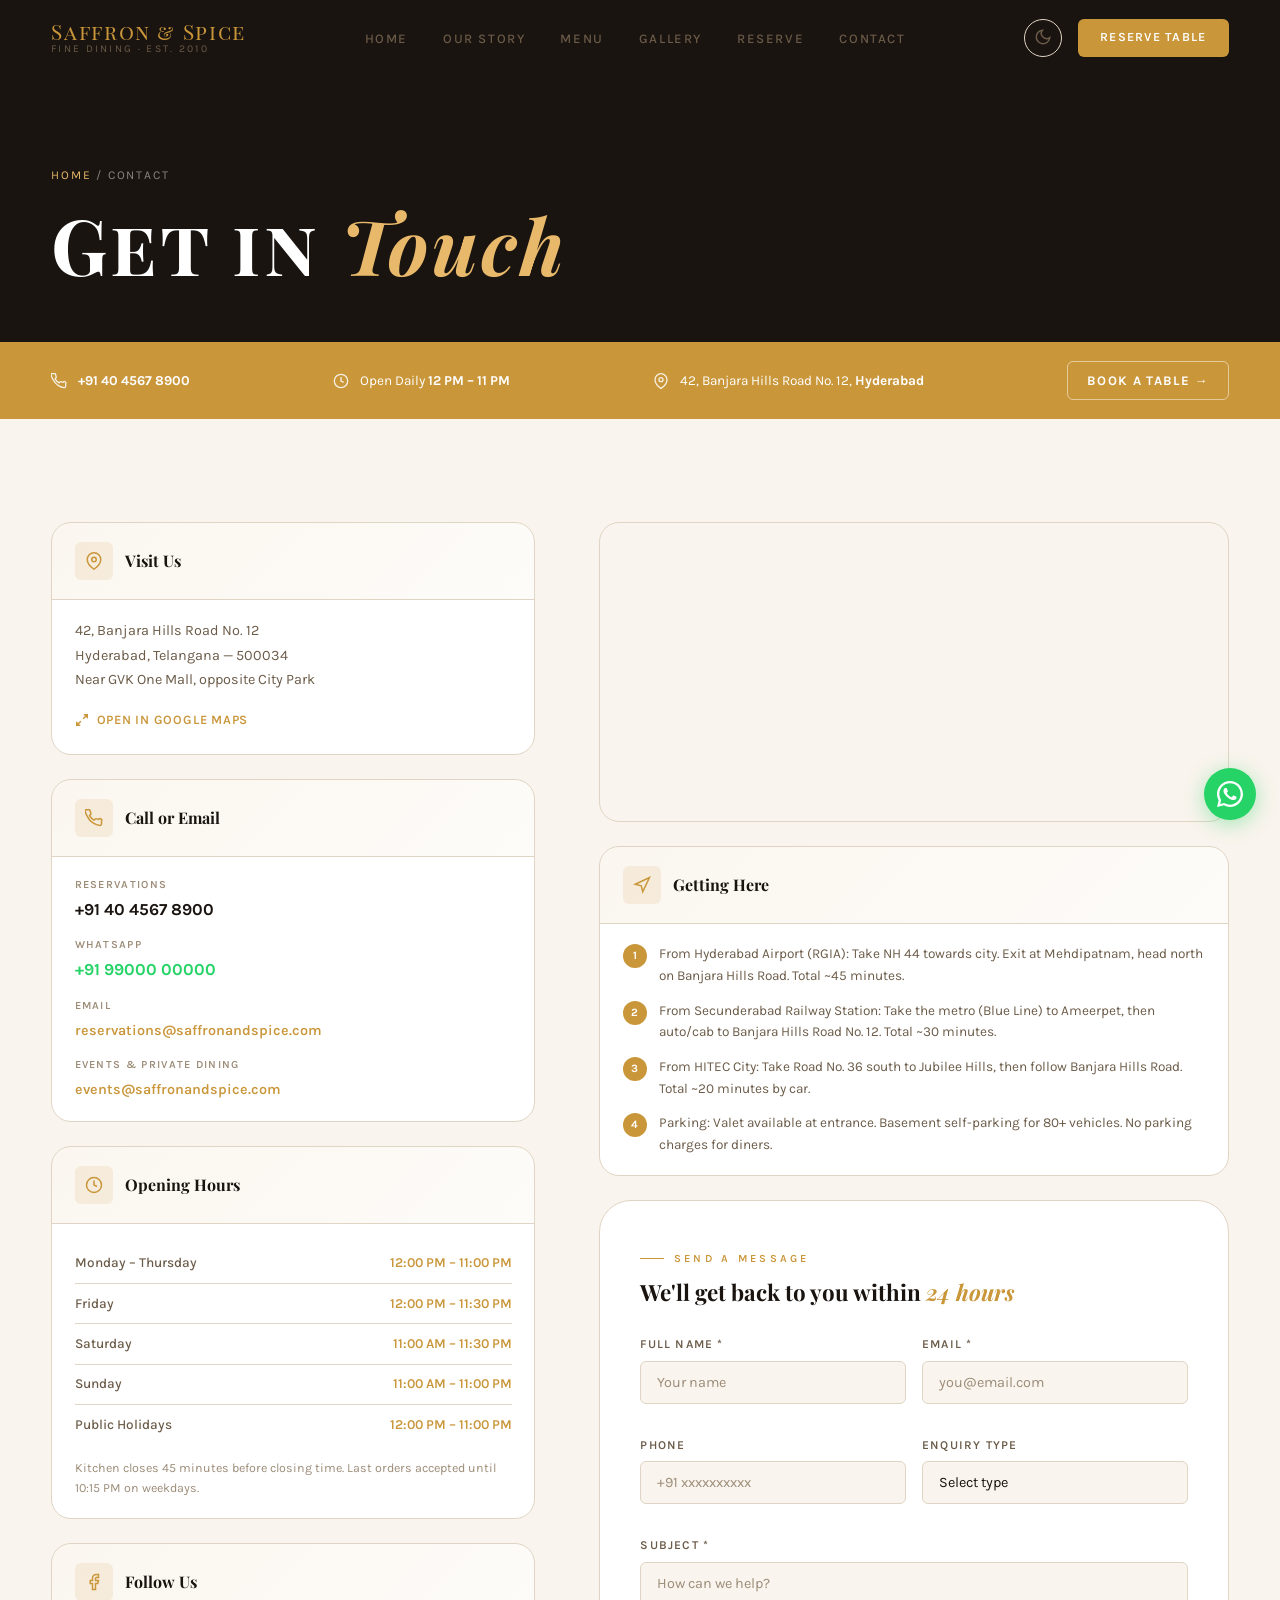
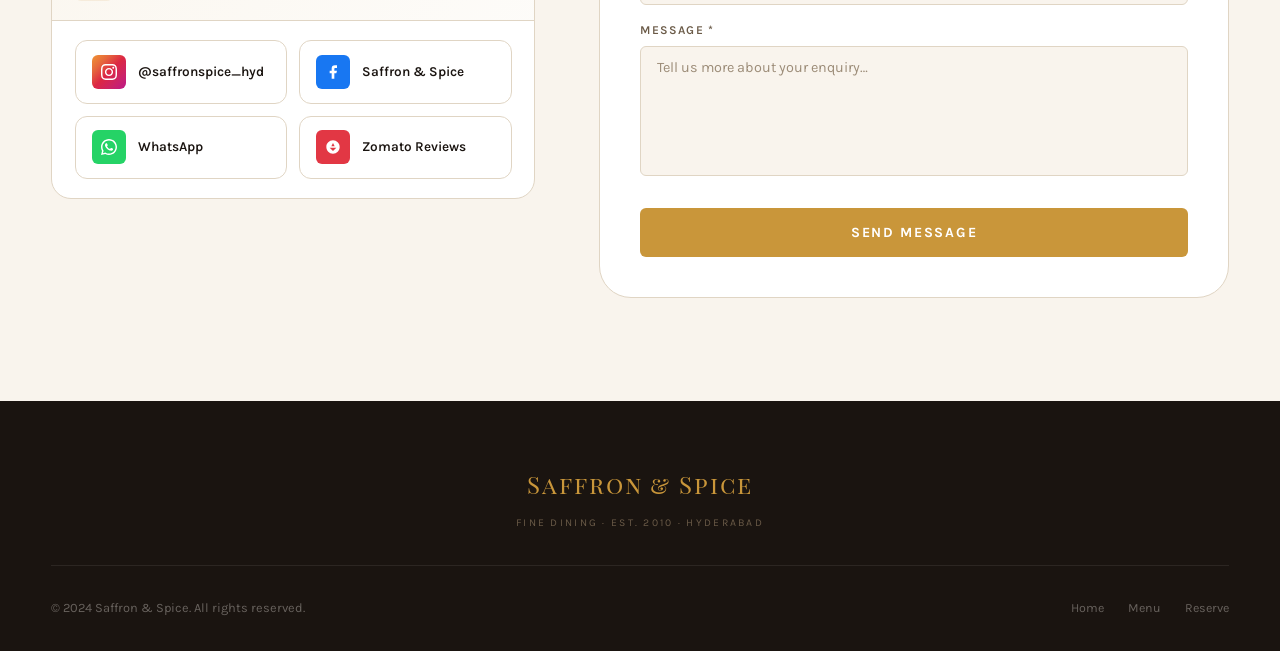
<file: saffron-and-spice/pages/contact.html>
<!DOCTYPE html>
<html lang="en">
<head>
  <meta charset="UTF-8"/>
  <meta name="viewport" content="width=device-width, initial-scale=1.0"/>
  <meta name="description" content="Contact Saffron & Spice — 42, Banjara Hills Road No. 12, Hyderabad. Call +91 40 4567 8900 or email reservations@saffronandspice.com. Open daily 12–11 PM."/>
  <meta name="keywords" content="Saffron and Spice contact, restaurant address Hyderabad, Banjara Hills restaurant, restaurant phone number"/>
  <meta property="og:title" content="Contact Us — Saffron & Spice Fine Dining"/>
  <meta property="og:description" content="Get in touch, find directions, or send us a message. We're open every day."/>
  <title>Contact — Saffron & Spice | Fine Dining Hyderabad</title>
  <link rel="icon" href="data:image/svg+xml,<svg xmlns='http://www.w3.org/2000/svg' viewBox='0 0 100 100'><text y='.9em' font-size='90'>🍽️</text></svg>"/>
  <link rel="canonical" href="https://saffronandspice.com/pages/contact.html"/>
  <link rel="manifest" href="../manifest.json"/>
  <meta name="mobile-web-app-capable" content="yes"/>
  <meta name="apple-mobile-web-app-capable" content="yes"/>
  <meta name="apple-mobile-web-app-title" content="Saffron &amp; Spice"/>
  <link rel="stylesheet" href="../css/style.css"/>
  <style>
    .page-hero{min-height:38vh;display:flex;align-items:flex-end;padding:0 clamp(1.5rem,4vw,4rem) 3.5rem;position:relative;overflow:hidden;background:var(--charcoal)}
    .page-hero-bg{position:absolute;inset:0;background:linear-gradient(to bottom,rgba(26,20,16,.25),rgba(26,20,16,.88)),url('https://images.unsplash.com/photo-1414235077428-338989a2e8c0?w=1600&q=70') center/cover}
    .page-hero-content{position:relative;z-index:1;max-width:1280px;width:100%;margin:0 auto}
    .page-breadcrumb{font-size:.75rem;letter-spacing:.15em;text-transform:uppercase;color:rgba(249,244,237,.5);margin-bottom:1rem}
    .page-breadcrumb a{color:var(--gold-light)}
    .page-title{font-family:var(--font-display);font-size:clamp(2.4rem,6vw,5rem);color:var(--white);letter-spacing:.04em;line-height:1.1}
    .page-title em{font-family:var(--font-serif);font-style:italic;color:var(--gold-light)}

    /* Quick info bar */
    .quick-bar{background:var(--gold);padding:1.2rem clamp(1.5rem,4vw,4rem)}
    .quick-bar-inner{max-width:1280px;margin:0 auto;display:flex;flex-wrap:wrap;gap:2rem;align-items:center;justify-content:space-between}
    .quick-item{display:flex;align-items:center;gap:.7rem;color:white;font-size:.85rem}
    .quick-item svg{opacity:.85;flex-shrink:0}
    .quick-item strong{font-weight:700}

    /* Contact grid */
    .contact-page-grid{display:grid;grid-template-columns:1fr 1.3fr;gap:4rem;align-items:start}

    /* Info cards */
    .contact-card{background:var(--white);border:1px solid var(--cream-3);border-radius:var(--radius-lg);overflow:hidden;margin-bottom:1.5rem;transition:var(--transition)}
    [data-theme="dark"] .contact-card{background:var(--charcoal-2);border-color:var(--charcoal-3)}
    .contact-card:hover{box-shadow:var(--shadow-card)}
    .contact-card-header{padding:1.2rem 1.4rem;background:linear-gradient(135deg,rgba(201,150,58,.08),rgba(201,150,58,.03));border-bottom:1px solid var(--cream-3);display:flex;align-items:center;gap:.75rem}
    [data-theme="dark"] .contact-card-header{border-color:var(--charcoal-3)}
    .contact-card-icon{width:38px;height:38px;background:rgba(201,150,58,.12);border-radius:var(--radius-sm);display:flex;align-items:center;justify-content:center;color:var(--gold);flex-shrink:0}
    .contact-card-title{font-family:var(--font-serif);font-size:1rem;font-weight:700}
    .contact-card-body{padding:1.2rem 1.4rem}

    /* Hours table */
    .hours-table{width:100%;border-collapse:collapse}
    .hours-table tr{border-bottom:1px solid var(--cream-3)}
    [data-theme="dark"] .hours-table tr{border-color:var(--charcoal-3)}
    .hours-table tr:last-child{border-bottom:none}
    .hours-table td{padding:.55rem 0;font-size:.85rem}
    .hours-table td:first-child{color:var(--text-muted);font-weight:500}
    .hours-table td:last-child{text-align:right;color:var(--text-main);font-weight:600}
    .hours-open{color:var(--gold)!important}

    /* Map */
    .contact-map-full{border-radius:var(--radius-lg);overflow:hidden;height:300px;border:1px solid var(--cream-3);margin-bottom:1.5rem}
    [data-theme="dark"] .contact-map-full{border-color:var(--charcoal-3)}
    .contact-map-full iframe{width:100%;height:100%;border:none}

    /* Social links */
    .social-grid{display:grid;grid-template-columns:1fr 1fr;gap:.75rem}
    .social-link{display:flex;align-items:center;gap:.75rem;padding:.85rem 1rem;border:1px solid var(--cream-3);border-radius:var(--radius-md);transition:var(--transition-fast);font-size:.85rem;font-weight:600}
    [data-theme="dark"] .social-link{border-color:var(--charcoal-3)}
    .social-link:hover{border-color:var(--gold);background:rgba(201,150,58,.06);color:var(--gold)}
    .social-icon{width:34px;height:34px;border-radius:var(--radius-sm);display:flex;align-items:center;justify-content:center;flex-shrink:0}

    /* Contact form */
    .contact-form-full{background:var(--white);border:1px solid var(--cream-3);border-radius:var(--radius-xl);padding:2.5rem}
    [data-theme="dark"] .contact-form-full{background:var(--charcoal-2);border-color:var(--charcoal-3)}
    .contact-form-full .form-input,.contact-form-full .form-select,.contact-form-full .form-textarea{background:var(--cream);border-color:var(--cream-3);color:var(--text-main)}
    [data-theme="dark"] .contact-form-full .form-input,[data-theme="dark"] .contact-form-full .form-select,[data-theme="dark"] .contact-form-full .form-textarea{background:var(--charcoal-3);border-color:rgba(255,255,255,.08);color:var(--white)}
    .contact-form-full .form-input::placeholder,.contact-form-full .form-textarea::placeholder{color:var(--text-light)}
    .contact-form-full .form-label{color:var(--text-muted)}
    .contact-form-full .form-input:focus,.contact-form-full .form-textarea:focus{border-color:var(--gold)}
    .contact-form-full .form-submit{background:var(--gold);color:var(--white)}
    .contact-form-full .form-submit:hover{background:var(--gold-dark)}

    /* Direction card */
    .direction-steps{display:flex;flex-direction:column;gap:.8rem}
    .direction-step{display:flex;gap:.75rem;align-items:flex-start;font-size:.85rem;color:var(--text-muted);line-height:1.6}
    .direction-num{width:24px;height:24px;border-radius:50%;background:var(--gold);color:white;font-size:.7rem;font-weight:700;display:flex;align-items:center;justify-content:center;flex-shrink:0;margin-top:1px}

    @media(max-width:900px){.contact-page-grid{grid-template-columns:1fr}.quick-bar-inner{gap:1rem}}
    @media(max-width:480px){.social-grid{grid-template-columns:1fr}}
  </style>
</head>
<body>

<nav id="navbar" role="navigation" aria-label="Main navigation">
  <div class="nav-inner">
    <a href="../index.html" class="nav-logo"><span class="nav-logo-main">Saffron &amp; Spice</span><span class="nav-logo-sub">Fine Dining · Est. 2010</span></a>
    <ul class="nav-links">
      <li><a href="../index.html">Home</a></li><li><a href="about.html">Our Story</a></li>
      <li><a href="menu.html">Menu</a></li><li><a href="gallery.html">Gallery</a></li>
      <li><a href="reservation.html">Reserve</a></li><li><a href="contact.html" class="active">Contact</a></li>
    </ul>
    <div class="nav-actions">
      <button class="btn-theme" id="theme-toggle" aria-label="Toggle dark mode"><span id="theme-icon"><svg width="18" height="18" fill="none" stroke="currentColor" stroke-width="2" viewBox="0 0 24 24"><path d="M21 12.79A9 9 0 1111.21 3 7 7 0 0021 12.79z"/></svg></span></button>
      <a href="reservation.html" class="btn-reserve-nav">Reserve Table</a>
      <button class="nav-hamburger" id="hamburger" aria-label="Open menu"><span></span><span></span><span></span></button>
    </div>
  </div>
</nav>
<div class="nav-mobile" id="nav-mobile">
  <a href="../index.html">Home</a><a href="about.html">Our Story</a>
  <a href="menu.html">Menu</a><a href="gallery.html">Gallery</a>
  <a href="reservation.html">Reserve</a><a href="contact.html">Contact</a>
</div>

<div class="page-hero" style="padding-top:var(--nav-h)">
  <div class="page-hero-bg"></div>
  <div class="page-hero-content">
    <div class="page-breadcrumb"><a href="../index.html">Home</a> / Contact</div>
    <h1 class="page-title">Get in <em>Touch</em></h1>
  </div>
</div>

<!-- Quick Bar -->
<div class="quick-bar">
  <div class="quick-bar-inner">
    <div class="quick-item"><svg width="16" height="16" fill="none" stroke="white" stroke-width="2" viewBox="0 0 24 24"><path d="M22 16.92v3a2 2 0 01-2.18 2 19.79 19.79 0 01-8.63-3.07A19.5 19.5 0 013.09 9.81a19.79 19.79 0 01-3.07-8.67A2 2 0 012 .84h3a2 2 0 012 1.72c.127.96.361 1.903.7 2.81a2 2 0 01-.45 2.11L6.09 8.91a16 16 0 006 6l1.27-1.27a2 2 0 012.11-.45c.907.339 1.85.573 2.81.7A2 2 0 0122 16z"/></svg><div><strong>+91 40 4567 8900</strong></div></div>
    <div class="quick-item"><svg width="16" height="16" fill="none" stroke="white" stroke-width="2" viewBox="0 0 24 24"><circle cx="12" cy="12" r="10"/><polyline points="12 6 12 12 16 14"/></svg><div>Open Daily <strong>12 PM – 11 PM</strong></div></div>
    <div class="quick-item"><svg width="16" height="16" fill="none" stroke="white" stroke-width="2" viewBox="0 0 24 24"><path d="M21 10c0 7-9 13-9 13s-9-6-9-13a9 9 0 0118 0z"/><circle cx="12" cy="10" r="3"/></svg><div>42, Banjara Hills Road No. 12, <strong>Hyderabad</strong></div></div>
    <a href="reservation.html" style="color:white;font-weight:700;font-size:.82rem;letter-spacing:.1em;text-transform:uppercase;border:1px solid rgba(255,255,255,.5);padding:.5rem 1.2rem;border-radius:var(--radius-sm);transition:background .2s" onmouseover="this.style.background='rgba(255,255,255,.12)'" onmouseout="this.style.background=''">Book a Table →</a>
  </div>
</div>

<!-- Main Content -->
<section class="section">
  <div class="section-inner">
    <div class="contact-page-grid">

      <!-- LEFT COLUMN -->
      <div>
        <!-- Address & Phone -->
        <div class="contact-card reveal">
          <div class="contact-card-header">
            <div class="contact-card-icon"><svg width="18" height="18" fill="none" stroke="currentColor" stroke-width="2" viewBox="0 0 24 24"><path d="M21 10c0 7-9 13-9 13s-9-6-9-13a9 9 0 0118 0z"/><circle cx="12" cy="10" r="3"/></svg></div>
            <div class="contact-card-title">Visit Us</div>
          </div>
          <div class="contact-card-body">
            <p style="font-size:.9rem;color:var(--text-muted);line-height:1.7;margin-bottom:1rem">42, Banjara Hills Road No. 12<br/>Hyderabad, Telangana — 500034<br/>Near GVK One Mall, opposite City Park</p>
            <a href="https://maps.google.com/?q=Banjara+Hills+Road+12+Hyderabad" target="_blank" rel="noopener noreferrer" style="display:inline-flex;align-items:center;gap:.5rem;font-size:.8rem;font-weight:600;color:var(--gold);letter-spacing:.06em;text-transform:uppercase">
              <svg width="14" height="14" fill="none" stroke="currentColor" stroke-width="2.5" viewBox="0 0 24 24"><path d="M15 3h6v6M9 21H3v-6M21 3l-7 7M3 21l7-7"/></svg>
              Open in Google Maps
            </a>
          </div>
        </div>

        <!-- Phone & Email -->
        <div class="contact-card reveal">
          <div class="contact-card-header">
            <div class="contact-card-icon"><svg width="18" height="18" fill="none" stroke="currentColor" stroke-width="2" viewBox="0 0 24 24"><path d="M22 16.92v3a2 2 0 01-2.18 2 19.79 19.79 0 01-8.63-3.07A19.5 19.5 0 013.09 9.81a19.79 19.79 0 01-3.07-8.67A2 2 0 012 .84h3a2 2 0 012 1.72c.127.96.361 1.903.7 2.81a2 2 0 01-.45 2.11L6.09 8.91a16 16 0 006 6l1.27-1.27a2 2 0 012.11-.45c.907.339 1.85.573 2.81.7A2 2 0 0122 16z"/></svg></div>
            <div class="contact-card-title">Call or Email</div>
          </div>
          <div class="contact-card-body" style="display:flex;flex-direction:column;gap:.8rem">
            <div>
              <div style="font-size:.68rem;font-weight:600;letter-spacing:.12em;text-transform:uppercase;color:var(--text-light);margin-bottom:.2rem">Reservations</div>
              <a href="tel:+914045678900" style="font-size:1.05rem;font-weight:700;color:var(--text-main)">+91 40 4567 8900</a>
            </div>
            <div>
              <div style="font-size:.68rem;font-weight:600;letter-spacing:.12em;text-transform:uppercase;color:var(--text-light);margin-bottom:.2rem">WhatsApp</div>
              <a href="https://wa.me/919900000000" target="_blank" style="font-size:1.05rem;font-weight:700;color:#25D366">+91 99000 00000</a>
            </div>
            <div>
              <div style="font-size:.68rem;font-weight:600;letter-spacing:.12em;text-transform:uppercase;color:var(--text-light);margin-bottom:.2rem">Email</div>
              <a href="mailto:reservations@saffronandspice.com" style="font-size:.9rem;font-weight:600;color:var(--gold)">reservations@saffronandspice.com</a>
            </div>
            <div>
              <div style="font-size:.68rem;font-weight:600;letter-spacing:.12em;text-transform:uppercase;color:var(--text-light);margin-bottom:.2rem">Events & Private Dining</div>
              <a href="mailto:events@saffronandspice.com" style="font-size:.9rem;font-weight:600;color:var(--gold)">events@saffronandspice.com</a>
            </div>
          </div>
        </div>

        <!-- Hours -->
        <div class="contact-card reveal">
          <div class="contact-card-header">
            <div class="contact-card-icon"><svg width="18" height="18" fill="none" stroke="currentColor" stroke-width="2" viewBox="0 0 24 24"><circle cx="12" cy="12" r="10"/><polyline points="12 6 12 12 16 14"/></svg></div>
            <div class="contact-card-title">Opening Hours</div>
          </div>
          <div class="contact-card-body">
            <table class="hours-table">
              <tbody>
                <tr><td>Monday – Thursday</td><td class="hours-open">12:00 PM – 11:00 PM</td></tr>
                <tr><td>Friday</td><td class="hours-open">12:00 PM – 11:30 PM</td></tr>
                <tr><td>Saturday</td><td class="hours-open">11:00 AM – 11:30 PM</td></tr>
                <tr><td>Sunday</td><td class="hours-open">11:00 AM – 11:00 PM</td></tr>
                <tr><td>Public Holidays</td><td class="hours-open">12:00 PM – 11:00 PM</td></tr>
              </tbody>
            </table>
            <p style="font-size:.78rem;color:var(--text-light);margin-top:.9rem">Kitchen closes 45 minutes before closing time. Last orders accepted until 10:15 PM on weekdays.</p>
          </div>
        </div>

        <!-- Social -->
        <div class="contact-card reveal">
          <div class="contact-card-header">
            <div class="contact-card-icon"><svg width="18" height="18" fill="none" stroke="currentColor" stroke-width="2" viewBox="0 0 24 24"><path d="M18 2h-3a5 5 0 00-5 5v3H7v4h3v8h4v-8h3l1-4h-4V7a1 1 0 011-1h3z"/></svg></div>
            <div class="contact-card-title">Follow Us</div>
          </div>
          <div class="contact-card-body">
            <div class="social-grid">
              <a href="https://instagram.com" target="_blank" rel="noopener noreferrer" class="social-link">
                <div class="social-icon" style="background:linear-gradient(135deg,#f09433,#e6683c,#dc2743,#cc2366,#bc1888)">
                  <svg width="16" height="16" fill="white" viewBox="0 0 24 24"><path d="M12 2.163c3.204 0 3.584.012 4.85.07 3.252.148 4.771 1.691 4.919 4.919.058 1.265.069 1.645.069 4.849 0 3.205-.012 3.584-.069 4.849-.149 3.225-1.664 4.771-4.919 4.919-1.266.058-1.644.07-4.85.07-3.204 0-3.584-.012-4.849-.07-3.26-.149-4.771-1.699-4.919-4.92-.058-1.265-.07-1.644-.07-4.849 0-3.204.013-3.583.07-4.849.149-3.227 1.664-4.771 4.919-4.919 1.266-.057 1.645-.069 4.849-.069zm0-2.163c-3.259 0-3.667.014-4.947.072-4.358.2-6.78 2.618-6.98 6.98-.059 1.281-.073 1.689-.073 4.948 0 3.259.014 3.668.072 4.948.2 4.358 2.618 6.78 6.98 6.98 1.281.058 1.689.072 4.948.072 3.259 0 3.668-.014 4.948-.072 4.354-.2 6.782-2.618 6.979-6.98.059-1.28.073-1.689.073-4.948 0-3.259-.014-3.667-.072-4.947-.196-4.354-2.617-6.78-6.979-6.98-1.281-.059-1.69-.073-4.949-.073zm0 5.838c-3.403 0-6.162 2.759-6.162 6.162s2.759 6.163 6.162 6.163 6.162-2.759 6.162-6.163c0-3.403-2.759-6.162-6.162-6.162zm0 10.162c-2.209 0-4-1.79-4-4 0-2.209 1.791-4 4-4s4 1.791 4 4c0 2.21-1.791 4-4 4zm6.406-11.845c-.796 0-1.441.645-1.441 1.44s.645 1.44 1.441 1.44c.795 0 1.439-.645 1.439-1.44s-.644-1.44-1.439-1.44z"/></svg>
                </div>
                @saffronspice_hyd
              </a>
              <a href="https://facebook.com" target="_blank" rel="noopener noreferrer" class="social-link">
                <div class="social-icon" style="background:#1877F2">
                  <svg width="16" height="16" fill="white" viewBox="0 0 24 24"><path d="M18 2h-3a5 5 0 00-5 5v3H7v4h3v8h4v-8h3l1-4h-4V7a1 1 0 011-1h3z"/></svg>
                </div>
                Saffron & Spice
              </a>
              <a href="https://wa.me/919900000000" target="_blank" rel="noopener noreferrer" class="social-link">
                <div class="social-icon" style="background:#25D366">
                  <svg width="16" height="16" fill="white" viewBox="0 0 24 24"><path d="M17.472 14.382c-.297-.149-1.758-.867-2.03-.967-.273-.099-.471-.148-.67.15-.197.297-.767.966-.94 1.164-.173.199-.347.223-.644.075-.297-.15-1.255-.463-2.39-1.475-.883-.788-1.48-1.761-1.653-2.059-.173-.297-.018-.458.13-.606.134-.133.298-.347.446-.52.149-.174.198-.298.298-.497.099-.198.05-.371-.025-.52-.075-.149-.669-1.612-.916-2.207-.242-.579-.487-.5-.669-.51-.173-.008-.371-.01-.57-.01-.198 0-.52.074-.792.372-.272.297-1.04 1.016-1.04 2.479 0 1.462 1.065 2.875 1.213 3.074.149.198 2.096 3.2 5.077 4.487.709.306 1.262.489 1.694.625.712.227 1.36.195 1.871.118.571-.085 1.758-.719 2.006-1.413.248-.694.248-1.289.173-1.413-.074-.124-.272-.198-.57-.347z"/><path d="M11.999 0C5.373 0 0 5.373 0 12c0 2.117.555 4.11 1.523 5.843L.057 24l6.304-1.654A11.945 11.945 0 0011.999 24C18.625 24 24 18.627 24 12S18.625 0 11.999 0zm0 21.818a9.814 9.814 0 01-5.003-1.371l-.358-.213-3.742.982.999-3.648-.233-.375A9.816 9.816 0 012.18 12c0-5.416 4.404-9.818 9.82-9.818 5.416 0 9.82 4.402 9.82 9.818 0 5.415-4.404 9.818-9.82 9.818z"/></svg>
                </div>
                WhatsApp
              </a>
              <a href="https://zomato.com" target="_blank" rel="noopener noreferrer" class="social-link">
                <div class="social-icon" style="background:#E23744">
                  <svg width="16" height="16" fill="white" viewBox="0 0 24 24"><path d="M12 2C6.477 2 2 6.477 2 12s4.477 10 10 10 10-4.477 10-10S17.523 2 12 2zm0 4l2.5 5H9.5L12 6zm-5 7h10l-5 5-5-5z"/></svg>
                </div>
                Zomato Reviews
              </a>
            </div>
          </div>
        </div>
      </div>

      <!-- RIGHT COLUMN -->
      <div>
        <!-- Map -->
        <div class="contact-map-full reveal">
          <iframe
            src="https://www.google.com/maps/embed?pb=!1m18!1m12!1m3!1d3806.2896879956143!2d78.40712397522!3d17.41263!2m3!1f0!2f0!3f0!3m2!1i1024!2i768!4f13.1!3m3!1m2!1s0x0%3A0x0!2zMTfCsDI0JzQ1LjUiTiA3OMKwMjQnMjUuNiJF!5e0!3m2!1sen!2sin!4v1700000000000"
            loading="lazy"
            referrerpolicy="no-referrer-when-downgrade"
            title="Saffron & Spice on Google Maps"
            allowfullscreen>
          </iframe>
        </div>

        <!-- Directions -->
        <div class="contact-card reveal" style="margin-bottom:1.5rem">
          <div class="contact-card-header">
            <div class="contact-card-icon"><svg width="18" height="18" fill="none" stroke="currentColor" stroke-width="2" viewBox="0 0 24 24"><polygon points="3 11 22 2 13 21 11 13 3 11"/></svg></div>
            <div class="contact-card-title">Getting Here</div>
          </div>
          <div class="contact-card-body">
            <div class="direction-steps">
              <div class="direction-step"><div class="direction-num">1</div><div>From Hyderabad Airport (RGIA): Take NH 44 towards city. Exit at Mehdipatnam, head north on Banjara Hills Road. Total ~45 minutes.</div></div>
              <div class="direction-step"><div class="direction-num">2</div><div>From Secunderabad Railway Station: Take the metro (Blue Line) to Ameerpet, then auto/cab to Banjara Hills Road No. 12. Total ~30 minutes.</div></div>
              <div class="direction-step"><div class="direction-num">3</div><div>From HITEC City: Take Road No. 36 south to Jubilee Hills, then follow Banjara Hills Road. Total ~20 minutes by car.</div></div>
              <div class="direction-step"><div class="direction-num">4</div><div>Parking: Valet available at entrance. Basement self-parking for 80+ vehicles. No parking charges for diners.</div></div>
            </div>
          </div>
        </div>

        <!-- Contact Form -->
        <div class="contact-form-full reveal">
          <div class="section-label" style="margin-bottom:.5rem">Send a Message</div>
          <h2 style="font-family:var(--font-serif);font-size:1.4rem;font-weight:700;margin-bottom:1.5rem;color:var(--text-main)">We'll get back to you within <em style="color:var(--gold)">24 hours</em></h2>

          <form id="contact-page-form" novalidate>
            <div class="form-row">
              <div class="form-group">
                <label class="form-label" for="ct-name">Full Name *</label>
                <input class="form-input" type="text" id="ct-name" placeholder="Your name" required autocomplete="name"/>
              </div>
              <div class="form-group">
                <label class="form-label" for="ct-email">Email *</label>
                <input class="form-input" type="email" id="ct-email" placeholder="you@email.com" required autocomplete="email"/>
              </div>
            </div>
            <div class="form-row">
              <div class="form-group">
                <label class="form-label" for="ct-phone">Phone</label>
                <input class="form-input" type="tel" id="ct-phone" placeholder="+91 xxxxxxxxxx" autocomplete="tel"/>
              </div>
              <div class="form-group">
                <label class="form-label" for="ct-type">Enquiry Type</label>
                <select class="form-input form-select" id="ct-type">
                  <option value="">Select type</option>
                  <option>Table Reservation</option>
                  <option>Private Dining / Event</option>
                  <option>Feedback & Reviews</option>
                  <option>Corporate Partnership</option>
                  <option>Media / Press</option>
                  <option>Other</option>
                </select>
              </div>
            </div>
            <div class="form-group">
              <label class="form-label" for="ct-subject">Subject *</label>
              <input class="form-input" type="text" id="ct-subject" placeholder="How can we help?" required/>
            </div>
            <div class="form-group" style="margin-bottom:1.5rem">
              <label class="form-label" for="ct-message">Message *</label>
              <textarea class="form-textarea" id="ct-message" style="height:130px" placeholder="Tell us more about your enquiry…" required></textarea>
            </div>
            <button type="submit" class="form-submit" id="ct-submit">Send Message</button>
          </form>

          <div id="ct-success" style="display:none;text-align:center;padding:2rem 0">
            <div style="width:60px;height:60px;background:rgba(45,106,79,.1);border-radius:50%;display:flex;align-items:center;justify-content:center;margin:0 auto 1rem">
              <svg width="28" height="28" fill="none" stroke="#2D6A4F" stroke-width="2.5" viewBox="0 0 24 24"><path d="M22 11.08V12a10 10 0 11-5.93-9.14"/><polyline points="22 4 12 14.01 9 11.01"/></svg>
            </div>
            <h3 style="font-family:var(--font-serif);font-size:1.2rem;font-weight:700;margin-bottom:.5rem">Message Sent!</h3>
            <p style="color:var(--text-muted);font-size:.88rem">Thank you for reaching out. We'll respond within 24 hours.</p>
          </div>
        </div>
      </div>
    </div>
  </div>
</section>

<footer id="footer" role="contentinfo">
  <div class="footer-inner">
    <div style="text-align:center;padding-bottom:2rem;border-bottom:1px solid rgba(249,244,237,0.08);margin-bottom:2rem">
      <span class="nav-logo-main" style="font-size:1.5rem;display:block;margin-bottom:.3rem">Saffron &amp; Spice</span>
      <span class="nav-logo-sub">Fine Dining · Est. 2010 · Hyderabad</span>
    </div>
    <div class="footer-bottom" style="border-top:none;padding-top:0">
      <div class="footer-copy">© 2024 Saffron & Spice. All rights reserved.</div>
      <nav class="footer-bottom-links"><a href="../index.html">Home</a><a href="menu.html">Menu</a><a href="reservation.html">Reserve</a></nav>
    </div>
  </div>
</footer>

<a href="https://wa.me/919900000000" class="fab-whatsapp" target="_blank" rel="noopener noreferrer" aria-label="WhatsApp"><svg width="26" height="26" fill="white" viewBox="0 0 24 24"><path d="M17.472 14.382c-.297-.149-1.758-.867-2.03-.967-.273-.099-.471-.148-.67.15-.197.297-.767.966-.94 1.164-.173.199-.347.223-.644.075-.297-.15-1.255-.463-2.39-1.475-.883-.788-1.48-1.761-1.653-2.059-.173-.297-.018-.458.13-.606.134-.133.298-.347.446-.52.149-.174.198-.298.298-.497.099-.198.05-.371-.025-.52-.075-.149-.669-1.612-.916-2.207-.242-.579-.487-.5-.669-.51-.173-.008-.371-.01-.57-.01-.198 0-.52.074-.792.372-.272.297-1.04 1.016-1.04 2.479 0 1.462 1.065 2.875 1.213 3.074.149.198 2.096 3.2 5.077 4.487.709.306 1.262.489 1.694.625.712.227 1.36.195 1.871.118.571-.085 1.758-.719 2.006-1.413.248-.694.248-1.289.173-1.413-.074-.124-.272-.198-.57-.347z"/><path d="M11.999 0C5.373 0 0 5.373 0 12c0 2.117.555 4.11 1.523 5.843L.057 24l6.304-1.654A11.945 11.945 0 0011.999 24C18.625 24 24 18.627 24 12S18.625 0 11.999 0zm0 21.818a9.814 9.814 0 01-5.003-1.371l-.358-.213-3.742.982.999-3.648-.233-.375A9.816 9.816 0 012.18 12c0-5.416 4.404-9.818 9.82-9.818 5.416 0 9.82 4.402 9.82 9.818 0 5.415-4.404 9.818-9.82 9.818z"/></svg></a>
<button class="fab-top" id="fab-top" aria-label="Back to top"><svg width="20" height="20" fill="none" stroke="white" stroke-width="2.5" viewBox="0 0 24 24"><polyline points="18 15 12 9 6 15"/></svg></button>

<script src="../js/main.js"></script>
<script>
  if ("serviceWorker" in navigator) {
    window.addEventListener("load", () => {
      navigator.serviceWorker.register("/sw.js")
        .then(r => console.log("[PWA] SW registered:", r.scope))
        .catch(e => console.warn("[PWA] SW failed:", e));
    });
  }
</script>
<script>
  const form = document.getElementById('contact-page-form');
  form.addEventListener('submit', e => {
    e.preventDefault();
    const btn = document.getElementById('ct-submit');
    btn.textContent = 'Sending…'; btn.disabled = true;
    setTimeout(() => {
      form.style.display = 'none';
      document.getElementById('ct-success').style.display = 'block';
    }, 1200);
  });
</script>
</body>
</html>
</file>
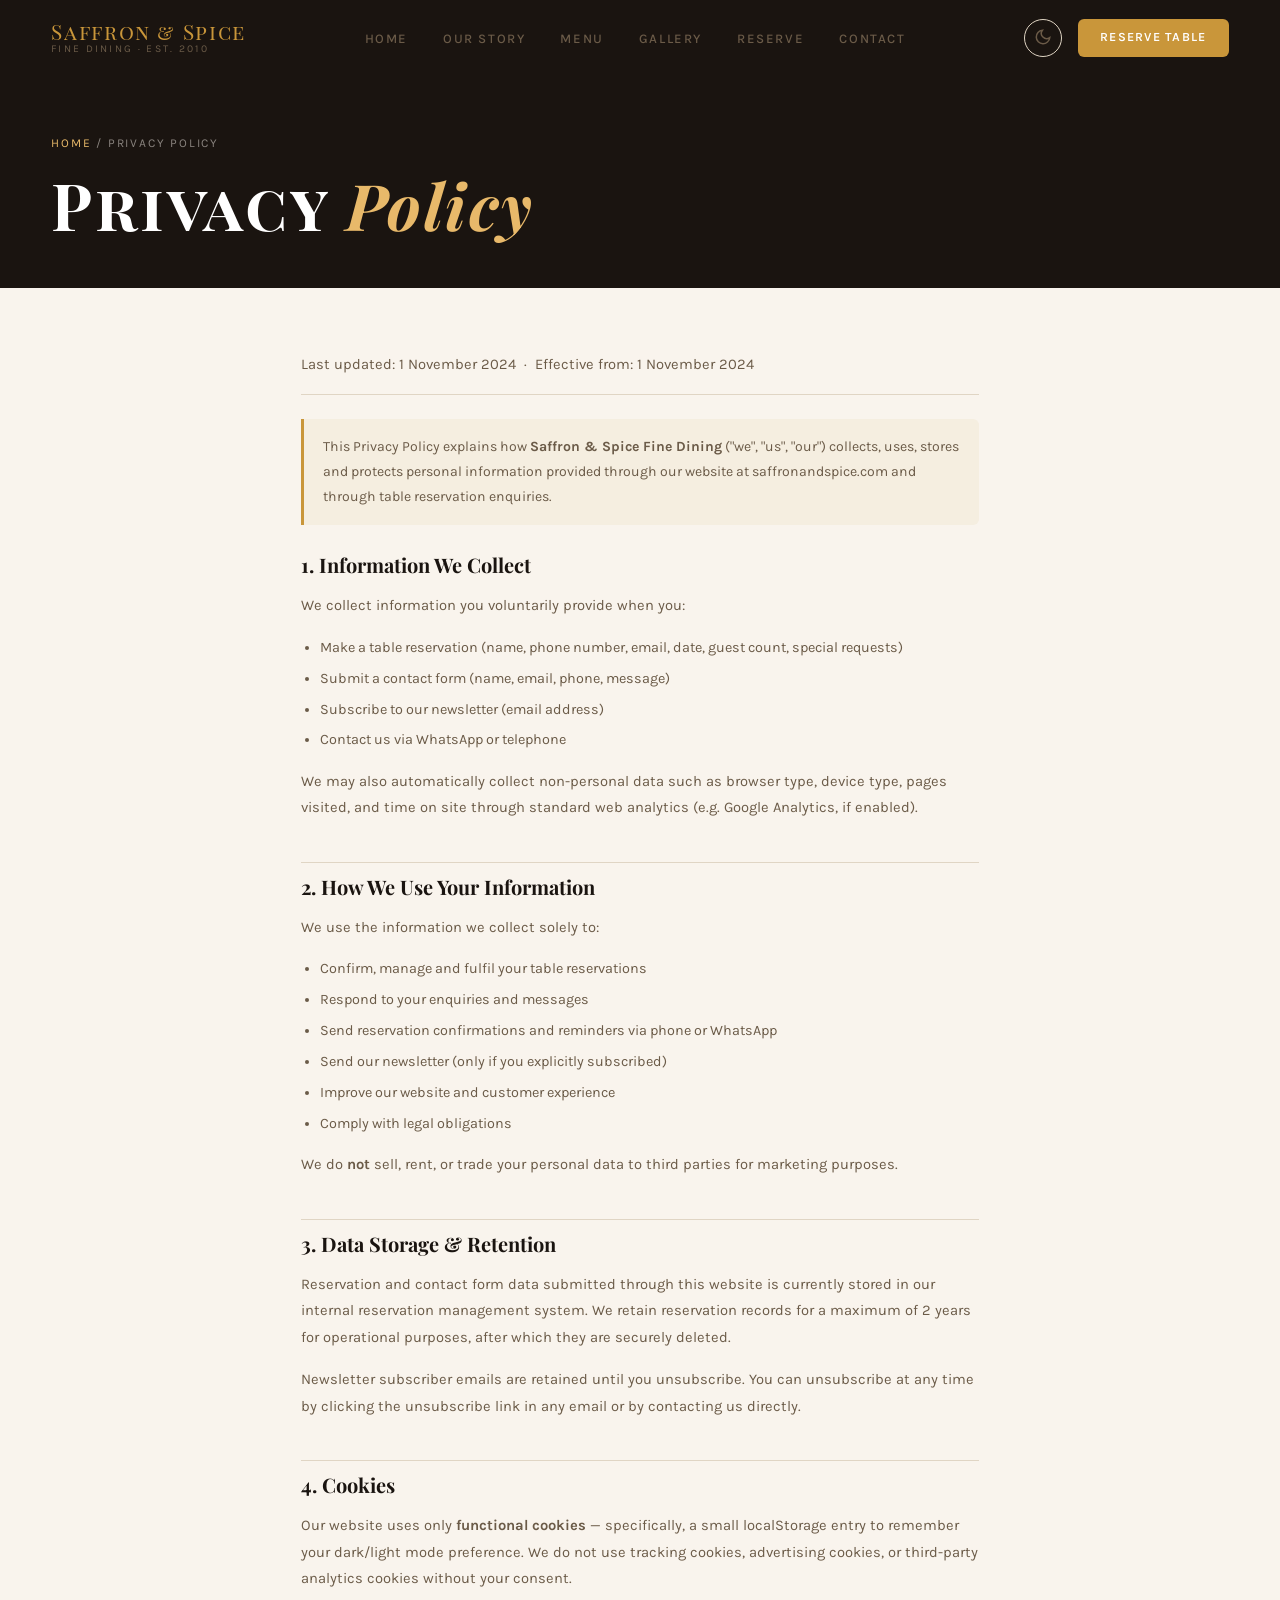
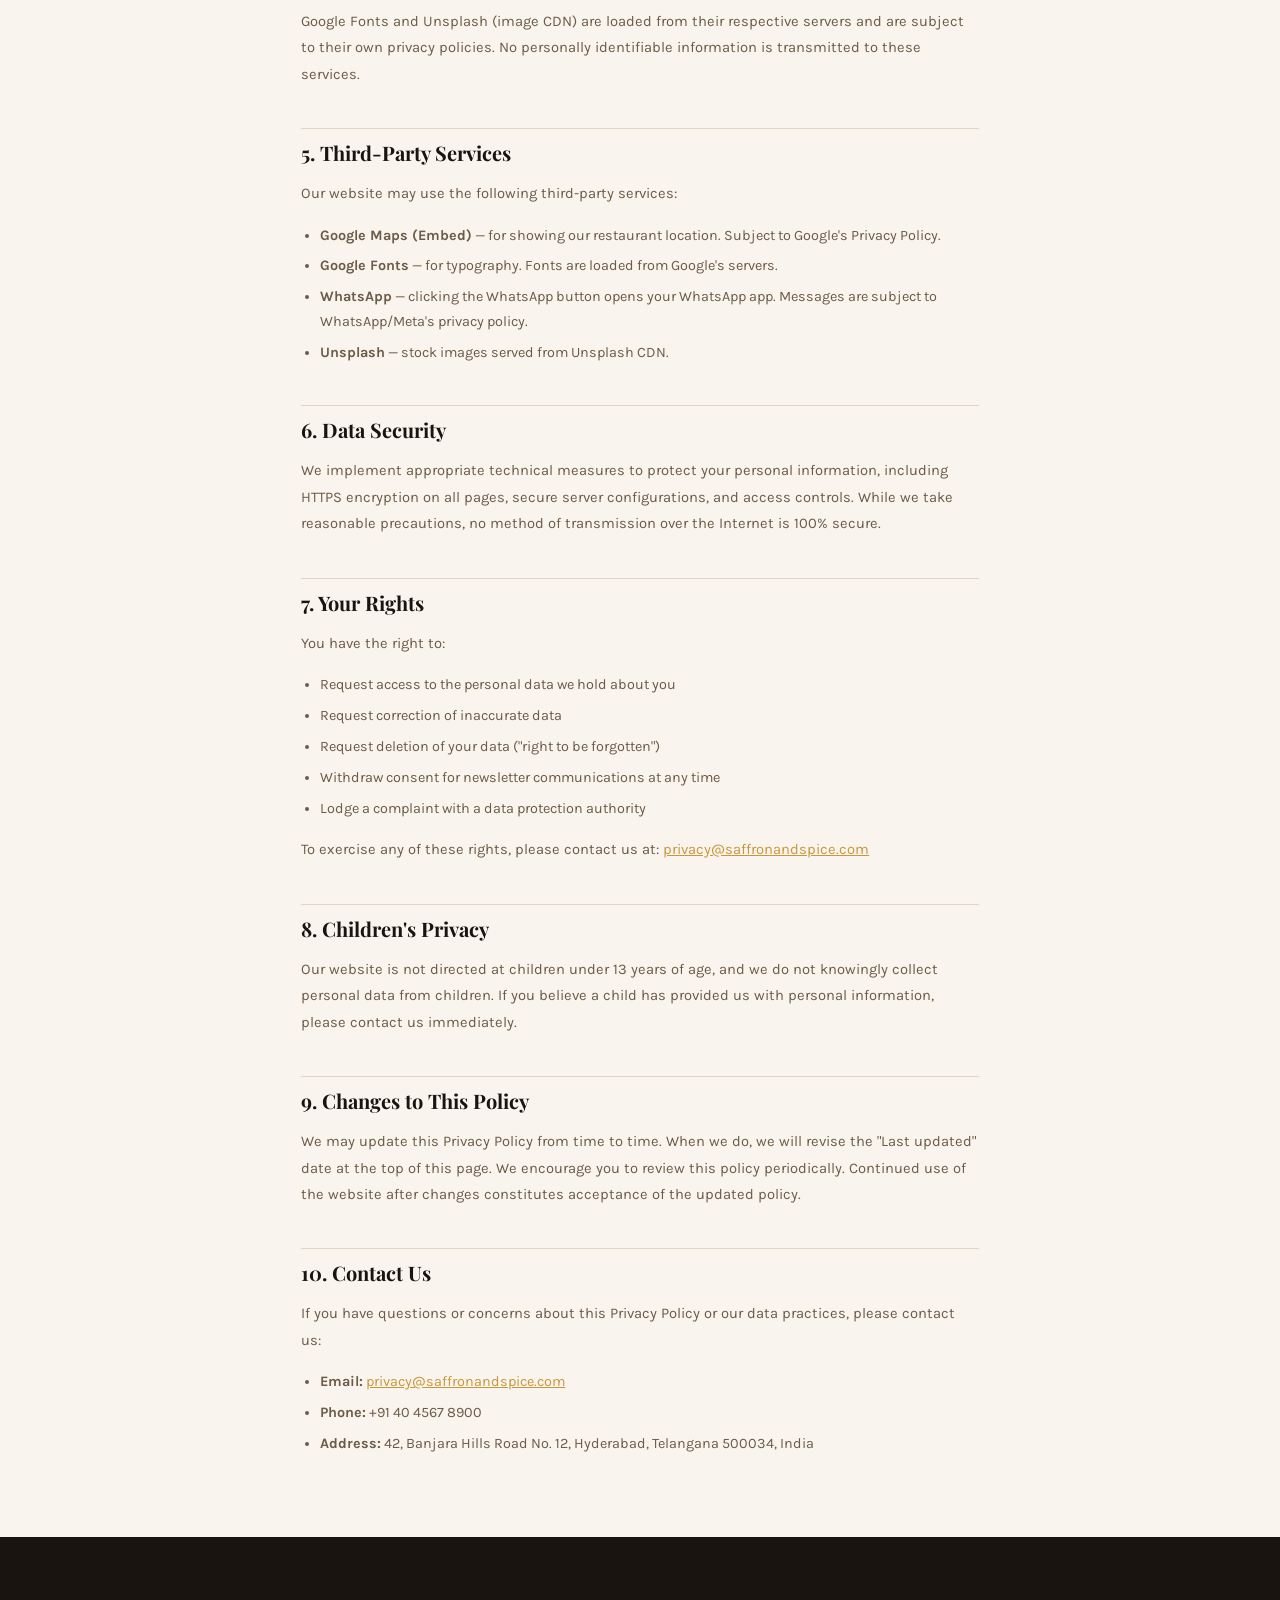
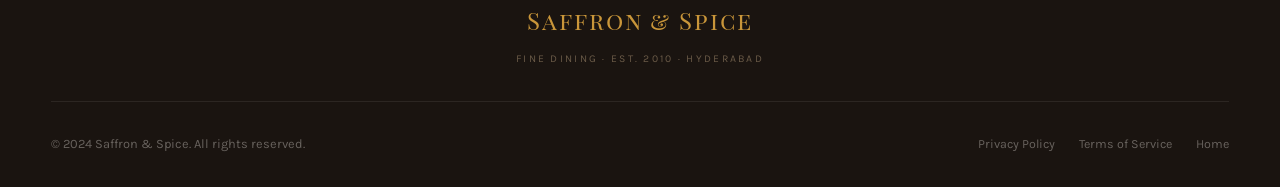
<file: saffron-and-spice/pages/privacy.html>
<!DOCTYPE html>
<html lang="en">
<head>
  <meta charset="UTF-8"/>
  <meta name="viewport" content="width=device-width, initial-scale=1.0"/>
  <meta name="description" content="Privacy Policy for Saffron & Spice Restaurant — how we collect, use and protect your personal information."/>
  <meta name="robots" content="noindex, follow"/>
  <title>Privacy Policy — Saffron & Spice</title>
  <link rel="icon" href="data:image/svg+xml,<svg xmlns='http://www.w3.org/2000/svg' viewBox='0 0 100 100'><text y='.9em' font-size='90'>🍽️</text></svg>"/>
  <link rel="manifest" href="../manifest.json"/>
  <link rel="stylesheet" href="../css/style.css"/>
  <style>
    .page-hero{min-height:32vh;display:flex;align-items:flex-end;padding:0 clamp(1.5rem,4vw,4rem) 3rem;position:relative;overflow:hidden;background:var(--charcoal)}
    .page-hero-bg{position:absolute;inset:0;background:linear-gradient(to bottom,rgba(26,20,16,.4),rgba(26,20,16,.92)),url('https://images.unsplash.com/photo-1414235077428-338989a2e8c0?w=1200&q=60') center/cover}
    .page-hero-content{position:relative;z-index:1;max-width:1280px;width:100%;margin:0 auto}
    .page-breadcrumb{font-size:.75rem;letter-spacing:.15em;text-transform:uppercase;color:rgba(249,244,237,.5);margin-bottom:1rem}
    .page-breadcrumb a{color:var(--gold-light)}
    .page-title{font-family:var(--font-display);font-size:clamp(2rem,5vw,4rem);color:var(--white);letter-spacing:.04em;line-height:1.1}
    .page-title em{font-family:var(--font-serif);font-style:italic;color:var(--gold-light)}
    .legal-body{max-width:780px;margin:0 auto;padding:4rem clamp(1.5rem,4vw,4rem)}
    .legal-updated{font-size:.78rem;color:var(--text-light);margin-bottom:2.5rem;padding-bottom:1rem;border-bottom:1px solid var(--cream-3)}
    [data-theme="dark"] .legal-updated{border-color:var(--charcoal-3)}
    .legal-body h2{font-family:var(--font-serif);font-size:1.25rem;font-weight:700;color:var(--text-main);margin:2.5rem 0 .75rem;padding-top:.5rem;border-top:1px solid var(--cream-3)}
    [data-theme="dark"] .legal-body h2{border-color:var(--charcoal-3)}
    .legal-body h2:first-of-type{margin-top:0;border-top:none;padding-top:0}
    .legal-body p{font-size:.92rem;color:var(--text-muted);line-height:1.8;margin-bottom:1rem}
    .legal-body ul{margin:.5rem 0 1rem 1.2rem;display:flex;flex-direction:column;gap:.4rem}
    .legal-body li{font-size:.9rem;color:var(--text-muted);line-height:1.7;list-style:disc}
    .legal-body a{color:var(--gold);text-decoration:underline}
    .legal-highlight{background:rgba(201,150,58,.07);border-left:3px solid var(--gold);border-radius:0 var(--radius-sm) var(--radius-sm) 0;padding:1rem 1.2rem;margin:1.5rem 0;font-size:.88rem;color:var(--text-muted);line-height:1.75}
  </style>
</head>
<body>

<nav id="navbar" role="navigation" aria-label="Main navigation">
  <div class="nav-inner">
    <a href="../index.html" class="nav-logo"><span class="nav-logo-main">Saffron &amp; Spice</span><span class="nav-logo-sub">Fine Dining · Est. 2010</span></a>
    <ul class="nav-links">
      <li><a href="../index.html">Home</a></li><li><a href="about.html">Our Story</a></li>
      <li><a href="menu.html">Menu</a></li><li><a href="gallery.html">Gallery</a></li>
      <li><a href="reservation.html">Reserve</a></li><li><a href="contact.html">Contact</a></li>
    </ul>
    <div class="nav-actions">
      <button class="btn-theme" id="theme-toggle" aria-label="Toggle dark mode"><span id="theme-icon"><svg width="18" height="18" fill="none" stroke="currentColor" stroke-width="2" viewBox="0 0 24 24"><path d="M21 12.79A9 9 0 1111.21 3 7 7 0 0021 12.79z"/></svg></span></button>
      <a href="reservation.html" class="btn-reserve-nav">Reserve Table</a>
      <button class="nav-hamburger" id="hamburger" aria-label="Open menu"><span></span><span></span><span></span></button>
    </div>
  </div>
</nav>
<div class="nav-mobile" id="nav-mobile">
  <a href="../index.html">Home</a><a href="about.html">Our Story</a>
  <a href="menu.html">Menu</a><a href="gallery.html">Gallery</a>
  <a href="reservation.html">Reserve</a><a href="contact.html">Contact</a>
</div>

<div class="page-hero" style="padding-top:var(--nav-h)">
  <div class="page-hero-bg"></div>
  <div class="page-hero-content">
    <div class="page-breadcrumb"><a href="../index.html">Home</a> / Privacy Policy</div>
    <h1 class="page-title">Privacy <em>Policy</em></h1>
  </div>
</div>

<div class="legal-body">
  <p class="legal-updated">Last updated: 1 November 2024 &nbsp;·&nbsp; Effective from: 1 November 2024</p>

  <div class="legal-highlight">
    This Privacy Policy explains how <strong>Saffron & Spice Fine Dining</strong> ("we", "us", "our") collects, uses, stores and protects personal information provided through our website at saffronandspice.com and through table reservation enquiries.
  </div>

  <h2>1. Information We Collect</h2>
  <p>We collect information you voluntarily provide when you:</p>
  <ul>
    <li>Make a table reservation (name, phone number, email, date, guest count, special requests)</li>
    <li>Submit a contact form (name, email, phone, message)</li>
    <li>Subscribe to our newsletter (email address)</li>
    <li>Contact us via WhatsApp or telephone</li>
  </ul>
  <p>We may also automatically collect non-personal data such as browser type, device type, pages visited, and time on site through standard web analytics (e.g. Google Analytics, if enabled).</p>

  <h2>2. How We Use Your Information</h2>
  <p>We use the information we collect solely to:</p>
  <ul>
    <li>Confirm, manage and fulfil your table reservations</li>
    <li>Respond to your enquiries and messages</li>
    <li>Send reservation confirmations and reminders via phone or WhatsApp</li>
    <li>Send our newsletter (only if you explicitly subscribed)</li>
    <li>Improve our website and customer experience</li>
    <li>Comply with legal obligations</li>
  </ul>
  <p>We do <strong>not</strong> sell, rent, or trade your personal data to third parties for marketing purposes.</p>

  <h2>3. Data Storage & Retention</h2>
  <p>Reservation and contact form data submitted through this website is currently stored in our internal reservation management system. We retain reservation records for a maximum of 2 years for operational purposes, after which they are securely deleted.</p>
  <p>Newsletter subscriber emails are retained until you unsubscribe. You can unsubscribe at any time by clicking the unsubscribe link in any email or by contacting us directly.</p>

  <h2>4. Cookies</h2>
  <p>Our website uses only <strong>functional cookies</strong> — specifically, a small localStorage entry to remember your dark/light mode preference. We do not use tracking cookies, advertising cookies, or third-party analytics cookies without your consent.</p>
  <p>Google Fonts and Unsplash (image CDN) are loaded from their respective servers and are subject to their own privacy policies. No personally identifiable information is transmitted to these services.</p>

  <h2>5. Third-Party Services</h2>
  <p>Our website may use the following third-party services:</p>
  <ul>
    <li><strong>Google Maps (Embed)</strong> — for showing our restaurant location. Subject to Google's Privacy Policy.</li>
    <li><strong>Google Fonts</strong> — for typography. Fonts are loaded from Google's servers.</li>
    <li><strong>WhatsApp</strong> — clicking the WhatsApp button opens your WhatsApp app. Messages are subject to WhatsApp/Meta's privacy policy.</li>
    <li><strong>Unsplash</strong> — stock images served from Unsplash CDN.</li>
  </ul>

  <h2>6. Data Security</h2>
  <p>We implement appropriate technical measures to protect your personal information, including HTTPS encryption on all pages, secure server configurations, and access controls. While we take reasonable precautions, no method of transmission over the Internet is 100% secure.</p>

  <h2>7. Your Rights</h2>
  <p>You have the right to:</p>
  <ul>
    <li>Request access to the personal data we hold about you</li>
    <li>Request correction of inaccurate data</li>
    <li>Request deletion of your data ("right to be forgotten")</li>
    <li>Withdraw consent for newsletter communications at any time</li>
    <li>Lodge a complaint with a data protection authority</li>
  </ul>
  <p>To exercise any of these rights, please contact us at: <a href="mailto:privacy@saffronandspice.com">privacy@saffronandspice.com</a></p>

  <h2>8. Children's Privacy</h2>
  <p>Our website is not directed at children under 13 years of age, and we do not knowingly collect personal data from children. If you believe a child has provided us with personal information, please contact us immediately.</p>

  <h2>9. Changes to This Policy</h2>
  <p>We may update this Privacy Policy from time to time. When we do, we will revise the "Last updated" date at the top of this page. We encourage you to review this policy periodically. Continued use of the website after changes constitutes acceptance of the updated policy.</p>

  <h2>10. Contact Us</h2>
  <p>If you have questions or concerns about this Privacy Policy or our data practices, please contact us:</p>
  <ul>
    <li><strong>Email:</strong> <a href="mailto:privacy@saffronandspice.com">privacy@saffronandspice.com</a></li>
    <li><strong>Phone:</strong> +91 40 4567 8900</li>
    <li><strong>Address:</strong> 42, Banjara Hills Road No. 12, Hyderabad, Telangana 500034, India</li>
  </ul>
</div>

<footer id="footer" role="contentinfo">
  <div class="footer-inner">
    <div style="text-align:center;padding-bottom:2rem;border-bottom:1px solid rgba(249,244,237,0.08);margin-bottom:2rem">
      <span class="nav-logo-main" style="font-size:1.5rem;display:block;margin-bottom:.3rem">Saffron &amp; Spice</span>
      <span class="nav-logo-sub">Fine Dining · Est. 2010 · Hyderabad</span>
    </div>
    <div class="footer-bottom" style="border-top:none;padding-top:0">
      <div class="footer-copy">© 2024 Saffron & Spice. All rights reserved.</div>
      <nav class="footer-bottom-links">
        <a href="privacy.html">Privacy Policy</a>
        <a href="terms.html">Terms of Service</a>
        <a href="../index.html">Home</a>
      </nav>
    </div>
  </div>
</footer>

<button class="fab-top" id="fab-top" aria-label="Back to top"><svg width="20" height="20" fill="none" stroke="white" stroke-width="2.5" viewBox="0 0 24 24"><polyline points="18 15 12 9 6 15"/></svg></button>
<script src="../js/main.js"></script>
</body>
</html>
</file>
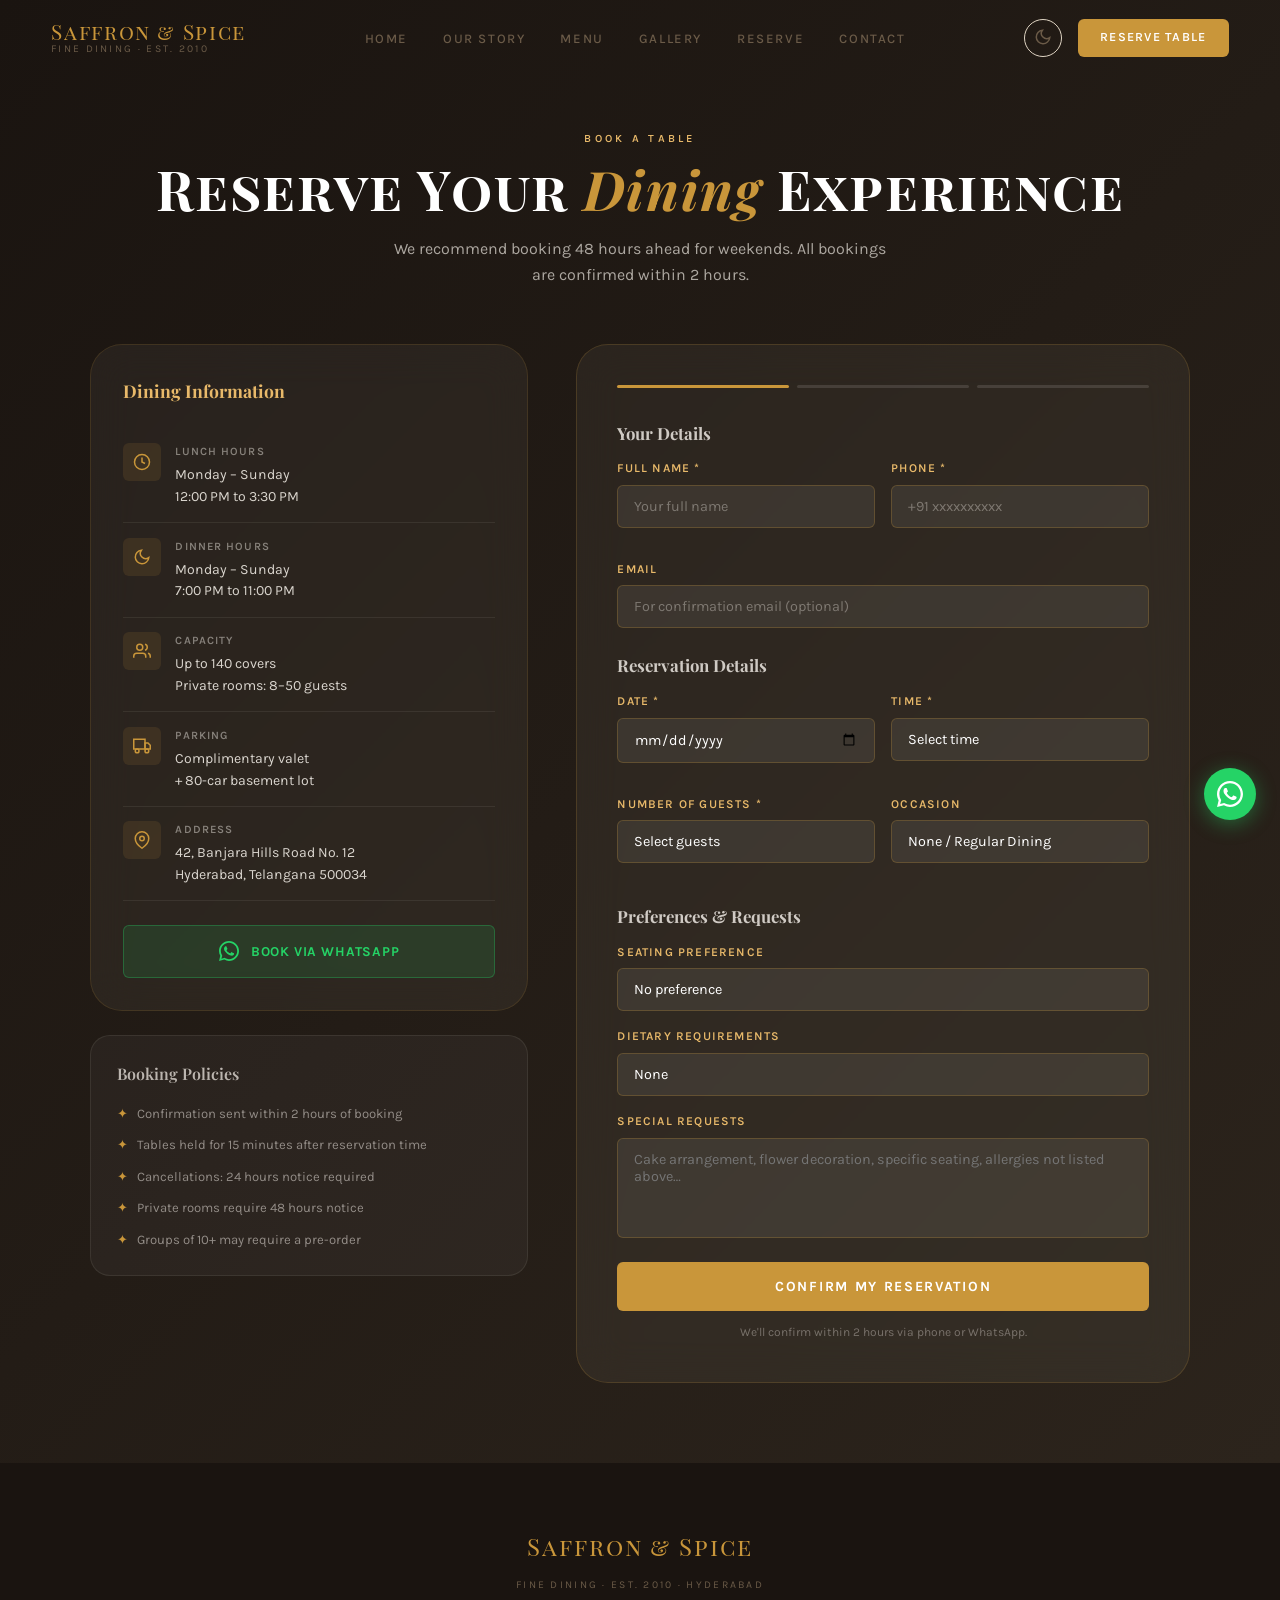
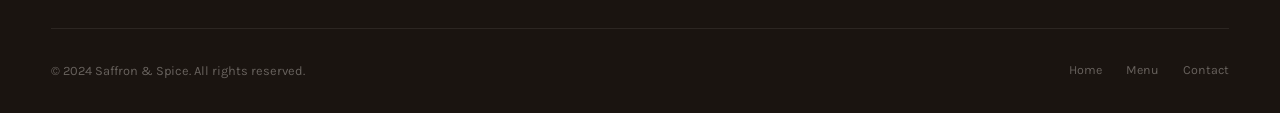
<file: saffron-and-spice/pages/reservation.html>
<!DOCTYPE html>
<html lang="en">
<head>
  <meta charset="UTF-8"/>
  <meta name="viewport" content="width=device-width, initial-scale=1.0"/>
  <meta name="description" content="Book a table at Saffron & Spice, Hyderabad's finest Indian restaurant. Online reservation for lunch and dinner. Private dining available."/>
  <meta name="keywords" content="book table Saffron Spice Hyderabad, restaurant reservation online, fine dining booking"/>
  <meta property="og:title" content="Reserve a Table — Saffron & Spice"/>
  <title>Reserve a Table — Saffron & Spice | Fine Dining Hyderabad</title>
  <link rel="icon" href="data:image/svg+xml,<svg xmlns='http://www.w3.org/2000/svg' viewBox='0 0 100 100'><text y='.9em' font-size='90'>🍽️</text></svg>"/>
  <link rel="canonical" href="https://saffronandspice.com/pages/reservation.html"/>
  <link rel="manifest" href="../manifest.json"/>
  <meta name="mobile-web-app-capable" content="yes"/>
  <meta name="apple-mobile-web-app-capable" content="yes"/>
  <meta name="apple-mobile-web-app-title" content="Saffron &amp; Spice"/>
  <link rel="stylesheet" href="../css/style.css"/>
  <style>
    .reservation-page {
      min-height:100vh;
      background:linear-gradient(135deg,var(--charcoal) 0%,var(--charcoal-2) 100%);
      padding:calc(var(--nav-h) + 3rem) clamp(1.5rem,4vw,4rem) 5rem;
      position:relative;overflow:hidden;
    }
    .reservation-page::before {
      content:'';position:absolute;inset:0;
      background:url('https://images.unsplash.com/photo-1559339352-11d035aa65de?w=1600&q=50') center/cover;
      opacity:.06;pointer-events:none;
    }
    .reservation-page-inner { max-width:1100px;margin:0 auto;position:relative;z-index:1; }
    .res-header { text-align:center;margin-bottom:3.5rem; }
    .res-header .section-label { justify-content:center;color:var(--gold-light);margin-bottom:.75rem; }
    .res-header .section-label::before { display:none; }
    .res-header .section-title { color:var(--white); }
    .res-header p { color:rgba(249,244,237,.65);max-width:500px;margin:.75rem auto 0; }
    .res-layout { display:grid;grid-template-columns:1fr 1.4fr;gap:3rem;align-items:start; }

    /* Info cards */
    .res-info-card {
      background:rgba(249,244,237,.05);backdrop-filter:blur(20px);
      border:1px solid rgba(201,150,58,.15);border-radius:var(--radius-xl);
      padding:2rem;
    }
    .res-info-title { font-family:var(--font-serif);font-size:1.1rem;font-weight:700;color:var(--gold-light);margin-bottom:1.5rem; }
    .res-info-row {
      display:flex;gap:.9rem;align-items:flex-start;
      padding:.9rem 0;border-bottom:1px solid rgba(249,244,237,.07);
    }
    .res-info-row:last-child { border-bottom:none; }
    .res-info-icon {
      width:38px;height:38px;flex-shrink:0;
      background:rgba(201,150,58,.12);border-radius:var(--radius-sm);
      display:flex;align-items:center;justify-content:center;color:var(--gold);
    }
    .res-info-label { font-size:.7rem;font-weight:600;letter-spacing:.1em;text-transform:uppercase;color:rgba(249,244,237,.45);margin-bottom:.2rem; }
    .res-info-value { font-size:.88rem;color:rgba(249,244,237,.85);line-height:1.55; }

    .call-btn {
      display:flex;align-items:center;gap:.75rem;justify-content:center;
      width:100%;padding:.9rem;margin-top:1.5rem;
      background:rgba(37,211,102,.12);border:1px solid rgba(37,211,102,.3);
      border-radius:var(--radius-sm);color:#25D366;font-weight:700;
      font-size:.85rem;letter-spacing:.06em;text-transform:uppercase;
      transition:background .2s;
    }
    .call-btn:hover { background:rgba(37,211,102,.22); }

    /* Form box */
    .res-form-box {
      background:rgba(249,244,237,.05);backdrop-filter:blur(20px);
      border:1px solid rgba(201,150,58,.2);border-radius:var(--radius-xl);
      padding:2.5rem;
    }
    .form-section-title { font-family:var(--font-serif);font-size:1.05rem;font-weight:700;color:rgba(249,244,237,.8);margin:1.5rem 0 .8rem; }
    .form-section-title:first-child { margin-top:0; }
    .res-form-hint { font-size:.78rem;color:rgba(249,244,237,.4);margin-top:-.5rem;margin-bottom:1rem; }

    /* Progress steps */
    .form-steps { display:flex;gap:.5rem;margin-bottom:2rem; }
    .form-step {
      flex:1;height:3px;border-radius:99px;
      background:rgba(249,244,237,.12);transition:background .4s;
    }
    .form-step.done { background:var(--gold); }

    @media(max-width:768px) {
      .res-layout { grid-template-columns:1fr; }
    }
  </style>
</head>
<body>

<nav id="navbar" role="navigation" aria-label="Main navigation">
  <div class="nav-inner">
    <a href="../index.html" class="nav-logo"><span class="nav-logo-main">Saffron &amp; Spice</span><span class="nav-logo-sub">Fine Dining · Est. 2010</span></a>
    <ul class="nav-links">
      <li><a href="../index.html">Home</a></li><li><a href="about.html">Our Story</a></li>
      <li><a href="menu.html">Menu</a></li><li><a href="gallery.html">Gallery</a></li>
      <li><a href="reservation.html" class="active">Reserve</a></li><li><a href="contact.html">Contact</a></li>
    </ul>
    <div class="nav-actions">
      <button class="btn-theme" id="theme-toggle" aria-label="Toggle dark mode"><span id="theme-icon"><svg width="18" height="18" fill="none" stroke="currentColor" stroke-width="2" viewBox="0 0 24 24"><path d="M21 12.79A9 9 0 1111.21 3 7 7 0 0021 12.79z"/></svg></span></button>
      <a href="reservation.html" class="btn-reserve-nav">Reserve Table</a>
      <button class="nav-hamburger" id="hamburger" aria-label="Open menu"><span></span><span></span><span></span></button>
    </div>
  </div>
</nav>
<div class="nav-mobile" id="nav-mobile">
  <a href="../index.html">Home</a><a href="about.html">Our Story</a>
  <a href="menu.html">Menu</a><a href="gallery.html">Gallery</a>
  <a href="reservation.html">Reserve</a><a href="contact.html">Contact</a>
</div>

<div class="reservation-page">
  <div class="reservation-page-inner">
    <div class="res-header reveal">
      <div class="section-label">Book a Table</div>
      <h1 class="section-title">Reserve Your <em>Dining</em> Experience</h1>
      <p>We recommend booking 48 hours ahead for weekends. All bookings are confirmed within 2 hours.</p>
    </div>

    <div class="res-layout">
      <!-- Info panel -->
      <div class="reveal-left">
        <div class="res-info-card">
          <div class="res-info-title">Dining Information</div>
          <div class="res-info-row">
            <div class="res-info-icon"><svg width="18" height="18" fill="none" stroke="currentColor" stroke-width="2" viewBox="0 0 24 24"><circle cx="12" cy="12" r="10"/><polyline points="12 6 12 12 16 14"/></svg></div>
            <div><div class="res-info-label">Lunch Hours</div><div class="res-info-value">Monday – Sunday<br/>12:00 PM to 3:30 PM</div></div>
          </div>
          <div class="res-info-row">
            <div class="res-info-icon"><svg width="18" height="18" fill="none" stroke="currentColor" stroke-width="2" viewBox="0 0 24 24"><path d="M21 12.79A9 9 0 1111.21 3 7 7 0 0021 12.79z"/></svg></div>
            <div><div class="res-info-label">Dinner Hours</div><div class="res-info-value">Monday – Sunday<br/>7:00 PM to 11:00 PM</div></div>
          </div>
          <div class="res-info-row">
            <div class="res-info-icon"><svg width="18" height="18" fill="none" stroke="currentColor" stroke-width="2" viewBox="0 0 24 24"><path d="M17 21v-2a4 4 0 00-4-4H5a4 4 0 00-4 4v2"/><circle cx="9" cy="7" r="4"/><path d="M23 21v-2a4 4 0 00-3-3.87M16 3.13a4 4 0 010 7.75"/></svg></div>
            <div><div class="res-info-label">Capacity</div><div class="res-info-value">Up to 140 covers<br/>Private rooms: 8–50 guests</div></div>
          </div>
          <div class="res-info-row">
            <div class="res-info-icon"><svg width="18" height="18" fill="none" stroke="currentColor" stroke-width="2" viewBox="0 0 24 24"><rect x="1" y="3" width="15" height="13"/><polygon points="16 8 20 8 23 11 23 16 16 16 16 8"/><circle cx="5.5" cy="18.5" r="2.5"/><circle cx="18.5" cy="18.5" r="2.5"/></svg></div>
            <div><div class="res-info-label">Parking</div><div class="res-info-value">Complimentary valet<br/>+ 80-car basement lot</div></div>
          </div>
          <div class="res-info-row">
            <div class="res-info-icon"><svg width="18" height="18" fill="none" stroke="currentColor" stroke-width="2" viewBox="0 0 24 24"><path d="M21 10c0 7-9 13-9 13s-9-6-9-13a9 9 0 0118 0z"/><circle cx="12" cy="10" r="3"/></svg></div>
            <div><div class="res-info-label">Address</div><div class="res-info-value">42, Banjara Hills Road No. 12<br/>Hyderabad, Telangana 500034</div></div>
          </div>
          <a href="https://wa.me/919900000000?text=Hello%2C%20I%20want%20to%20book%20a%20table" target="_blank" rel="noopener noreferrer" class="call-btn">
            <svg width="20" height="20" fill="currentColor" viewBox="0 0 24 24"><path d="M17.472 14.382c-.297-.149-1.758-.867-2.03-.967-.273-.099-.471-.148-.67.15-.197.297-.767.966-.94 1.164-.173.199-.347.223-.644.075-.297-.15-1.255-.463-2.39-1.475-.883-.788-1.48-1.761-1.653-2.059-.173-.297-.018-.458.13-.606.134-.133.298-.347.446-.52.149-.174.198-.298.298-.497.099-.198.05-.371-.025-.52-.075-.149-.669-1.612-.916-2.207-.242-.579-.487-.5-.669-.51-.173-.008-.371-.01-.57-.01-.198 0-.52.074-.792.372-.272.297-1.04 1.016-1.04 2.479 0 1.462 1.065 2.875 1.213 3.074.149.198 2.096 3.2 5.077 4.487.709.306 1.262.489 1.694.625.712.227 1.36.195 1.871.118.571-.085 1.758-.719 2.006-1.413.248-.694.248-1.289.173-1.413-.074-.124-.272-.198-.57-.347z"/><path d="M11.999 0C5.373 0 0 5.373 0 12c0 2.117.555 4.11 1.523 5.843L.057 24l6.304-1.654A11.945 11.945 0 0011.999 24C18.625 24 24 18.627 24 12S18.625 0 11.999 0zm0 21.818a9.814 9.814 0 01-5.003-1.371l-.358-.213-3.742.982.999-3.648-.233-.375A9.816 9.816 0 012.18 12c0-5.416 4.404-9.818 9.82-9.818 5.416 0 9.82 4.402 9.82 9.818 0 5.415-4.404 9.818-9.82 9.818z"/></svg>
            Book via WhatsApp
          </a>
        </div>

        <!-- Policies -->
        <div style="background:rgba(249,244,237,.04);border:1px solid rgba(249,244,237,.08);border-radius:var(--radius-lg);padding:1.6rem;margin-top:1.5rem">
          <div style="font-family:var(--font-serif);font-size:1rem;font-weight:600;color:rgba(249,244,237,.7);margin-bottom:1rem">Booking Policies</div>
          <ul style="list-style:none;display:flex;flex-direction:column;gap:.65rem">
            <li style="font-size:.82rem;color:rgba(249,244,237,.5);display:flex;gap:.6rem;align-items:flex-start"><span style="color:var(--gold);flex-shrink:0">✦</span>Confirmation sent within 2 hours of booking</li>
            <li style="font-size:.82rem;color:rgba(249,244,237,.5);display:flex;gap:.6rem;align-items:flex-start"><span style="color:var(--gold);flex-shrink:0">✦</span>Tables held for 15 minutes after reservation time</li>
            <li style="font-size:.82rem;color:rgba(249,244,237,.5);display:flex;gap:.6rem;align-items:flex-start"><span style="color:var(--gold);flex-shrink:0">✦</span>Cancellations: 24 hours notice required</li>
            <li style="font-size:.82rem;color:rgba(249,244,237,.5);display:flex;gap:.6rem;align-items:flex-start"><span style="color:var(--gold);flex-shrink:0">✦</span>Private rooms require 48 hours notice</li>
            <li style="font-size:.82rem;color:rgba(249,244,237,.5);display:flex;gap:.6rem;align-items:flex-start"><span style="color:var(--gold);flex-shrink:0">✦</span>Groups of 10+ may require a pre-order</li>
          </ul>
        </div>
      </div>

      <!-- Form -->
      <div class="res-form-box reveal-right">
        <div class="form-steps" id="form-steps">
          <div class="form-step done"></div>
          <div class="form-step"></div>
          <div class="form-step"></div>
        </div>

        <form id="res-page-form" novalidate>
          <div class="form-section-title">Your Details</div>
          <div class="form-row">
            <div class="form-group">
              <label class="form-label" for="p-name">Full Name *</label>
              <input class="form-input" type="text" id="p-name" placeholder="Your full name" required autocomplete="name"/>
            </div>
            <div class="form-group">
              <label class="form-label" for="p-phone">Phone *</label>
              <input class="form-input" type="tel" id="p-phone" placeholder="+91 xxxxxxxxxx" required autocomplete="tel"/>
            </div>
          </div>
          <div class="form-group">
            <label class="form-label" for="p-email">Email</label>
            <input class="form-input" type="email" id="p-email" placeholder="For confirmation email (optional)" autocomplete="email"/>
          </div>

          <div class="form-section-title">Reservation Details</div>
          <div class="form-row">
            <div class="form-group">
              <label class="form-label" for="p-date">Date *</label>
              <input class="form-input" type="date" id="p-date" required/>
            </div>
            <div class="form-group">
              <label class="form-label" for="p-time">Time *</label>
              <select class="form-input form-select" id="p-time" required>
                <option value="" disabled selected>Select time</option>
                <optgroup label="Lunch Service">
                  <option>12:00 PM</option><option>12:30 PM</option><option>1:00 PM</option>
                  <option>1:30 PM</option><option>2:00 PM</option><option>2:30 PM</option><option>3:00 PM</option>
                </optgroup>
                <optgroup label="Dinner Service">
                  <option>7:00 PM</option><option>7:30 PM</option><option>8:00 PM</option>
                  <option>8:30 PM</option><option>9:00 PM</option><option>9:30 PM</option><option>10:00 PM</option>
                </optgroup>
              </select>
            </div>
          </div>
          <div class="form-row">
            <div class="form-group">
              <label class="form-label" for="p-guests">Number of Guests *</label>
              <select class="form-input form-select" id="p-guests" required>
                <option value="" disabled selected>Select guests</option>
                <option value="1">1 Guest</option><option value="2">2 Guests</option><option value="3">3 Guests</option>
                <option value="4">4 Guests</option><option value="5">5 Guests</option><option value="6">6 Guests</option>
                <option value="7-10">7–10 Guests</option><option value="10-20">10–20 Guests (Private Room)</option>
                <option value="20+">20+ Guests (Event Enquiry)</option>
              </select>
            </div>
            <div class="form-group">
              <label class="form-label" for="p-occasion">Occasion</label>
              <select class="form-input form-select" id="p-occasion">
                <option value="">None / Regular Dining</option>
                <option>Birthday Celebration</option><option>Anniversary</option>
                <option>Business Dinner</option><option>Romantic Date</option>
                <option>Family Gathering</option><option>Farewell Dinner</option><option>Other</option>
              </select>
            </div>
          </div>

          <div class="form-section-title">Preferences & Requests</div>
          <div class="form-group">
            <label class="form-label" for="p-seating">Seating Preference</label>
            <select class="form-input form-select" id="p-seating">
              <option value="">No preference</option>
              <option>Indoor — Main Hall</option><option>Outdoor — Garden Pavilion</option>
              <option>Window / View Table</option><option>Private Booth</option>
              <option>Private Dining Room</option>
            </select>
          </div>
          <div class="form-group">
            <label class="form-label" for="p-dietary">Dietary Requirements</label>
            <select class="form-input form-select" id="p-dietary">
              <option value="">None</option>
              <option>Vegetarian</option><option>Vegan</option><option>Jain (No Root Veg)</option>
              <option>Gluten Free</option><option>Nut Allergy</option><option>Shellfish Allergy</option>
              <option>Halal Only</option>
            </select>
          </div>
          <div class="form-group">
            <label class="form-label" for="p-notes">Special Requests</label>
            <textarea class="form-textarea" id="p-notes" placeholder="Cake arrangement, flower decoration, specific seating, allergies not listed above…"></textarea>
          </div>

          <button type="submit" class="form-submit" id="res-submit-btn">Confirm My Reservation</button>
          <p style="font-size:.75rem;color:rgba(249,244,237,.35);text-align:center;margin-top:.75rem">We'll confirm within 2 hours via phone or WhatsApp.</p>
        </form>

        <div id="res-page-success" style="display:none;text-align:center;padding:2rem 1rem">
          <div style="width:72px;height:72px;background:rgba(201,150,58,.15);border-radius:50%;display:flex;align-items:center;justify-content:center;margin:0 auto 1.2rem">
            <svg width="36" height="36" fill="none" stroke="var(--gold)" stroke-width="2" viewBox="0 0 24 24"><path d="M22 11.08V12a10 10 0 11-5.93-9.14"/><polyline points="22 4 12 14.01 9 11.01"/></svg>
          </div>
          <h2 style="font-family:var(--font-serif);font-size:1.6rem;color:rgba(249,244,237,.9);margin-bottom:.6rem">Reservation Received!</h2>
          <p style="color:rgba(249,244,237,.55);font-size:.9rem;line-height:1.7;margin-bottom:1.5rem">Thank you! We've noted your booking and will contact you within 2 hours to confirm. We look forward to welcoming you to Saffron & Spice.</p>
          <a href="menu.html" class="btn-primary">Browse Our Menu</a>
        </div>
      </div>
    </div>
  </div>
</div>

<footer id="footer">
  <div class="footer-inner">
    <div style="text-align:center;padding-bottom:2rem;border-bottom:1px solid rgba(249,244,237,0.08);margin-bottom:2rem">
      <span class="nav-logo-main" style="font-size:1.5rem;display:block;margin-bottom:.3rem">Saffron &amp; Spice</span>
      <span class="nav-logo-sub">Fine Dining · Est. 2010 · Hyderabad</span>
    </div>
    <div class="footer-bottom" style="border-top:none;padding-top:0">
      <div class="footer-copy">© 2024 Saffron & Spice. All rights reserved.</div>
      <nav class="footer-bottom-links"><a href="../index.html">Home</a><a href="menu.html">Menu</a><a href="contact.html">Contact</a></nav>
    </div>
  </div>
</footer>

<a href="https://wa.me/919900000000" class="fab-whatsapp" target="_blank" rel="noopener noreferrer" aria-label="WhatsApp"><svg width="26" height="26" fill="white" viewBox="0 0 24 24"><path d="M17.472 14.382c-.297-.149-1.758-.867-2.03-.967-.273-.099-.471-.148-.67.15-.197.297-.767.966-.94 1.164-.173.199-.347.223-.644.075-.297-.15-1.255-.463-2.39-1.475-.883-.788-1.48-1.761-1.653-2.059-.173-.297-.018-.458.13-.606.134-.133.298-.347.446-.52.149-.174.198-.298.298-.497.099-.198.05-.371-.025-.52-.075-.149-.669-1.612-.916-2.207-.242-.579-.487-.5-.669-.51-.173-.008-.371-.01-.57-.01-.198 0-.52.074-.792.372-.272.297-1.04 1.016-1.04 2.479 0 1.462 1.065 2.875 1.213 3.074.149.198 2.096 3.2 5.077 4.487.709.306 1.262.489 1.694.625.712.227 1.36.195 1.871.118.571-.085 1.758-.719 2.006-1.413.248-.694.248-1.289.173-1.413-.074-.124-.272-.198-.57-.347z"/><path d="M11.999 0C5.373 0 0 5.373 0 12c0 2.117.555 4.11 1.523 5.843L.057 24l6.304-1.654A11.945 11.945 0 0011.999 24C18.625 24 24 18.627 24 12S18.625 0 11.999 0zm0 21.818a9.814 9.814 0 01-5.003-1.371l-.358-.213-3.742.982.999-3.648-.233-.375A9.816 9.816 0 012.18 12c0-5.416 4.404-9.818 9.82-9.818 5.416 0 9.82 4.402 9.82 9.818 0 5.415-4.404 9.818-9.82 9.818z"/></svg></a>
<button class="fab-top" id="fab-top" aria-label="Back to top"><svg width="20" height="20" fill="none" stroke="white" stroke-width="2.5" viewBox="0 0 24 24"><polyline points="18 15 12 9 6 15"/></svg></button>

<script src="../js/main.js"></script>
<script>
  if ("serviceWorker" in navigator) {
    window.addEventListener("load", () => {
      navigator.serviceWorker.register("/sw.js")
        .then(r => console.log("[PWA] SW registered:", r.scope))
        .catch(e => console.warn("[PWA] SW failed:", e));
    });
  }
</script>
<script>
  const dateInput = document.getElementById('p-date');
  if (dateInput) {
    const today = new Date();
    dateInput.min = today.toISOString().split('T')[0];
    dateInput.value = '';
  }
  const form = document.getElementById('res-page-form');
  const steps = document.querySelectorAll('.form-step');
  function updateSteps() {
    const filled = [document.getElementById('p-name'), document.getElementById('p-phone')]
      .every(el => el && el.value.trim());
    const filled2 = filled && document.getElementById('p-date')?.value && document.getElementById('p-guests')?.value;
    steps[0].classList.toggle('done', true);
    steps[1].classList.toggle('done', !!filled);
    steps[2].classList.toggle('done', !!filled2);
  }
  form.querySelectorAll('input,select,textarea').forEach(el => el.addEventListener('input', updateSteps));
  form.addEventListener('submit', e => {
    e.preventDefault();
    const btn = document.getElementById('res-submit-btn');
    btn.textContent = 'Confirming…'; btn.disabled = true;
    setTimeout(() => {
      form.style.display = 'none';
      document.getElementById('res-page-success').style.display = 'block';
    }, 1400);
  });
</script>
</body>
</html>
</file>
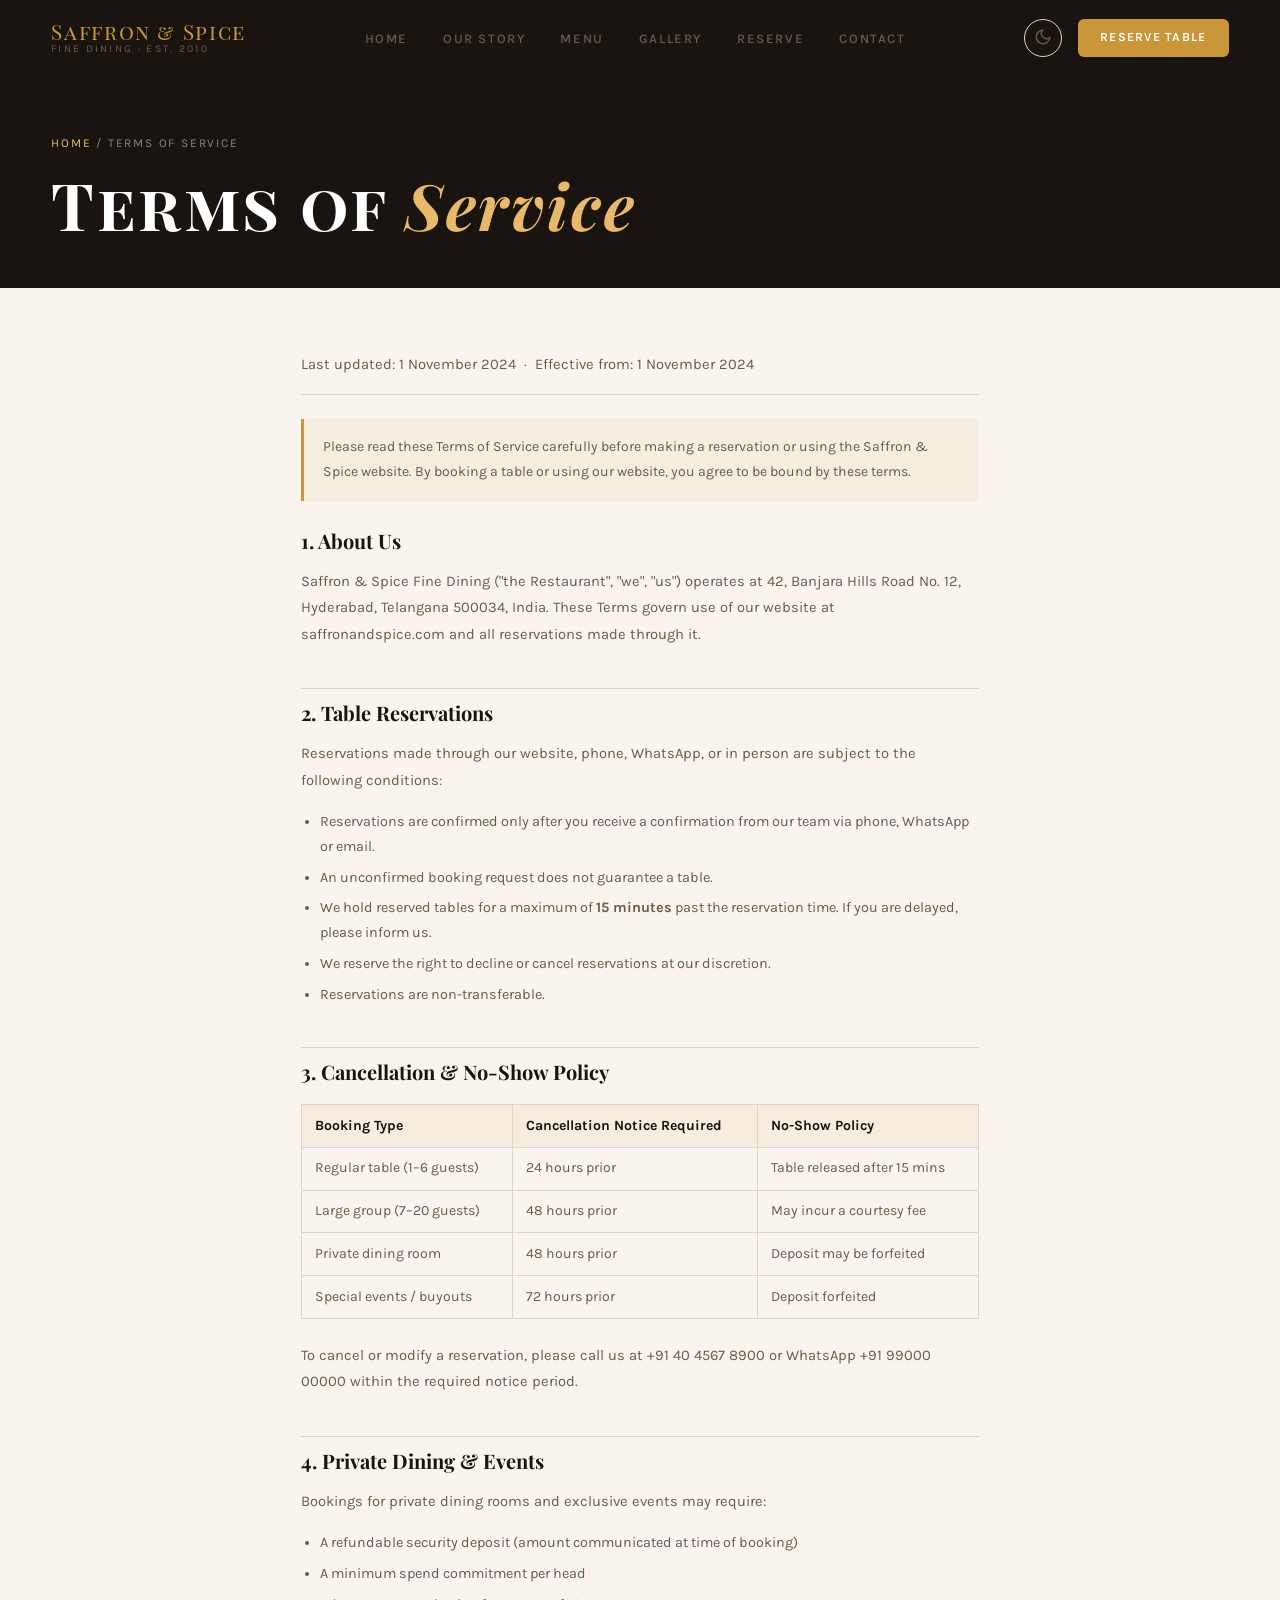
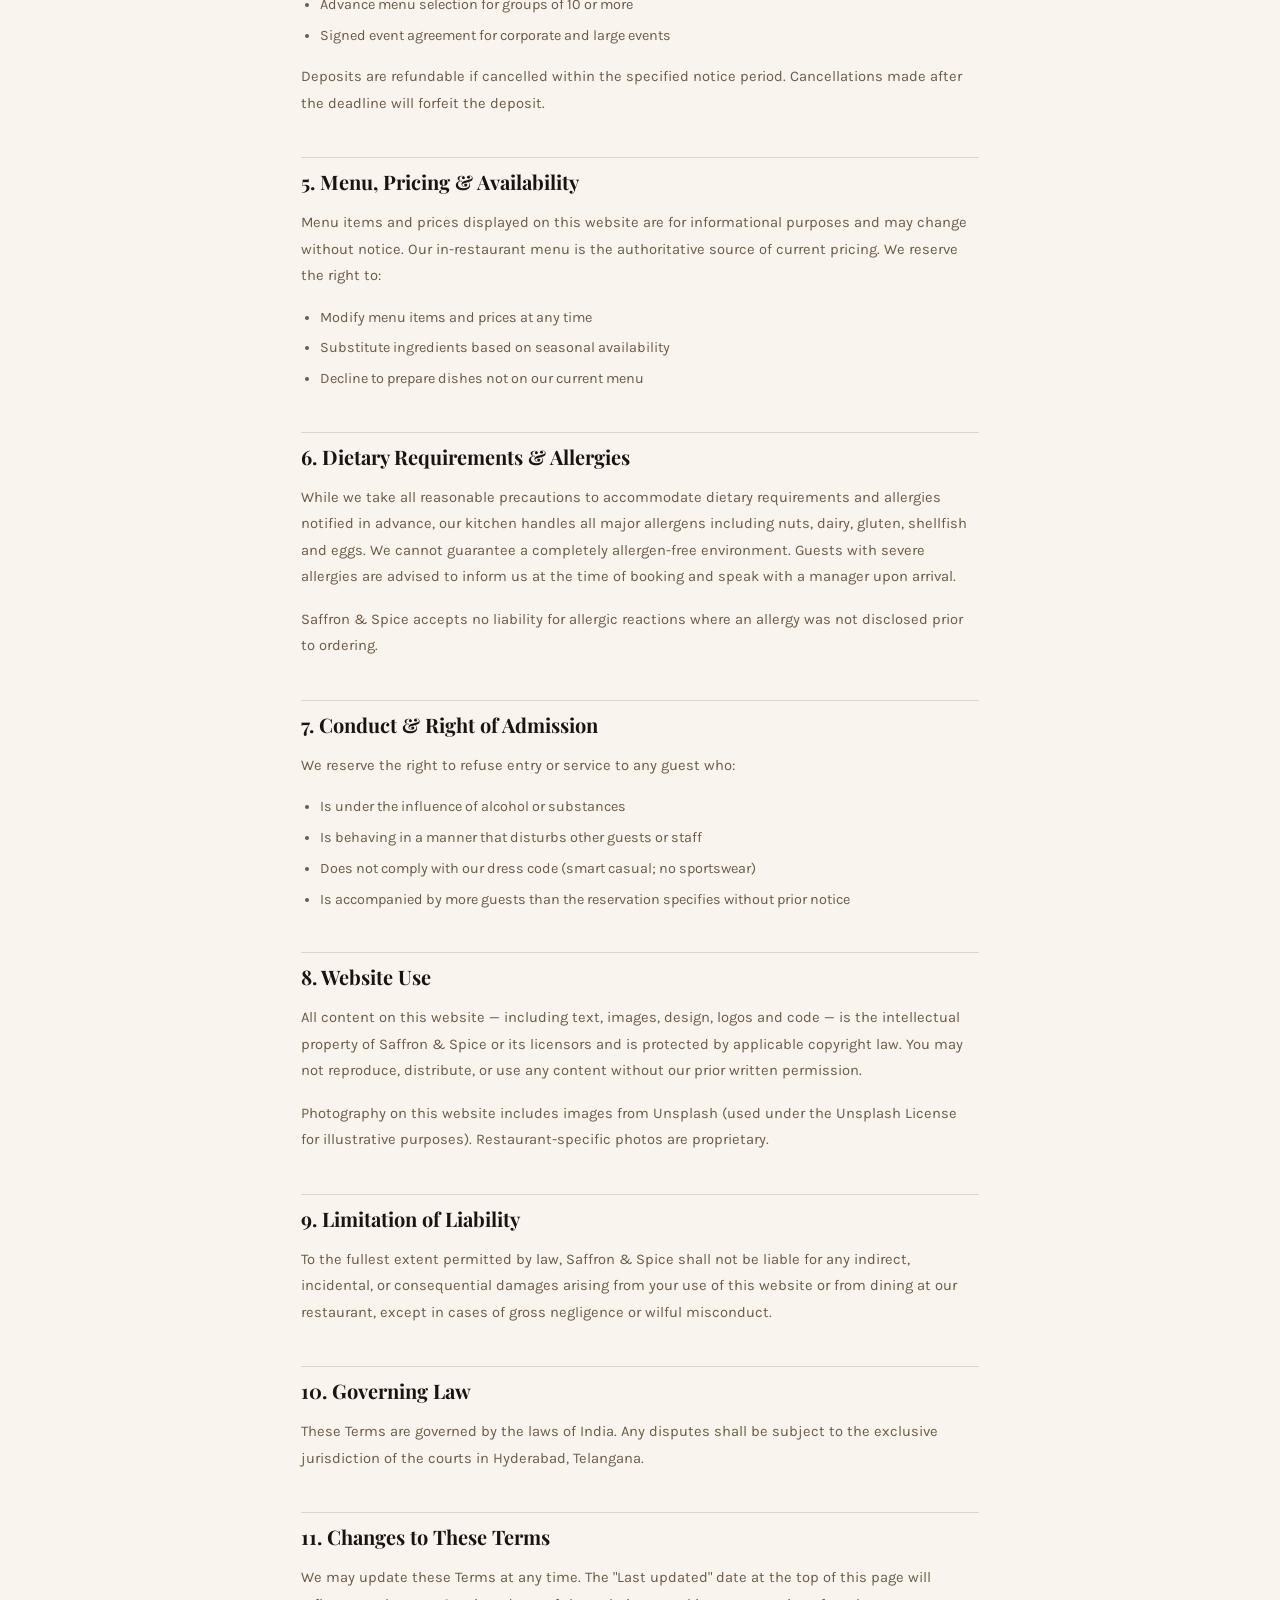
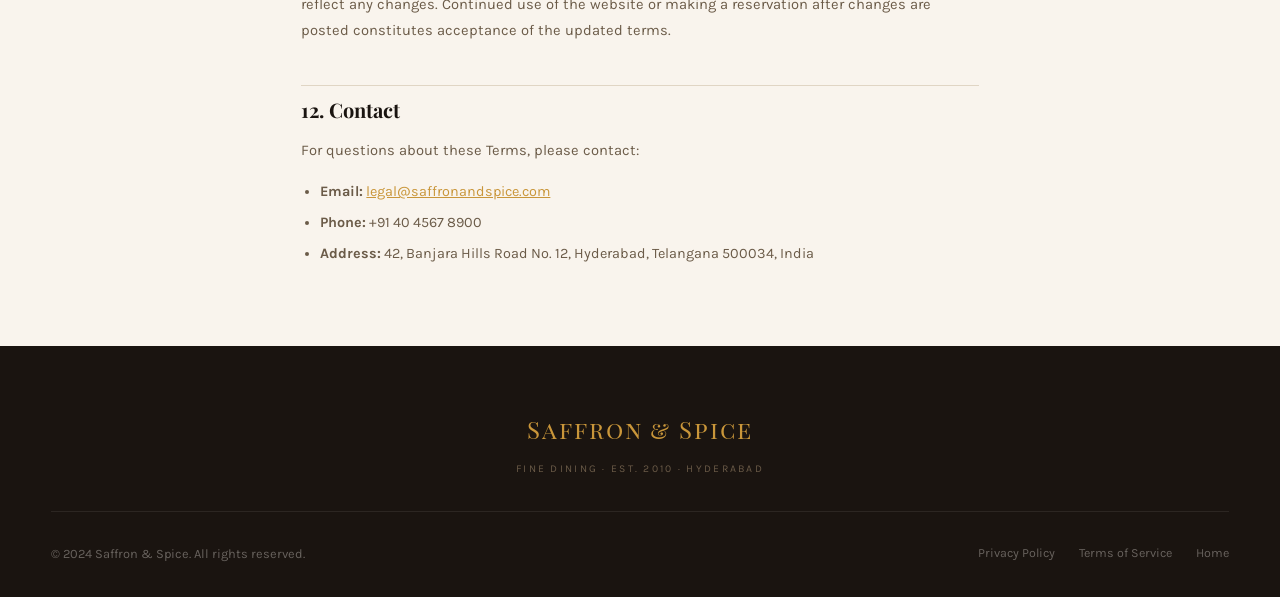
<file: saffron-and-spice/pages/terms.html>
<!DOCTYPE html>
<html lang="en">
<head>
  <meta charset="UTF-8"/>
  <meta name="viewport" content="width=device-width, initial-scale=1.0"/>
  <meta name="description" content="Terms of Service for Saffron & Spice Restaurant — reservation policies, cancellation terms, and conditions of use."/>
  <meta name="robots" content="noindex, follow"/>
  <title>Terms of Service — Saffron & Spice</title>
  <link rel="icon" href="data:image/svg+xml,<svg xmlns='http://www.w3.org/2000/svg' viewBox='0 0 100 100'><text y='.9em' font-size='90'>🍽️</text></svg>"/>
  <link rel="manifest" href="../manifest.json"/>
  <link rel="stylesheet" href="../css/style.css"/>
  <style>
    .page-hero{min-height:32vh;display:flex;align-items:flex-end;padding:0 clamp(1.5rem,4vw,4rem) 3rem;position:relative;overflow:hidden;background:var(--charcoal)}
    .page-hero-bg{position:absolute;inset:0;background:linear-gradient(to bottom,rgba(26,20,16,.4),rgba(26,20,16,.92)),url('https://images.unsplash.com/photo-1559339352-11d035aa65de?w=1200&q=60') center/cover}
    .page-hero-content{position:relative;z-index:1;max-width:1280px;width:100%;margin:0 auto}
    .page-breadcrumb{font-size:.75rem;letter-spacing:.15em;text-transform:uppercase;color:rgba(249,244,237,.5);margin-bottom:1rem}
    .page-breadcrumb a{color:var(--gold-light)}
    .page-title{font-family:var(--font-display);font-size:clamp(2rem,5vw,4rem);color:var(--white);letter-spacing:.04em;line-height:1.1}
    .page-title em{font-family:var(--font-serif);font-style:italic;color:var(--gold-light)}
    .legal-body{max-width:780px;margin:0 auto;padding:4rem clamp(1.5rem,4vw,4rem)}
    .legal-updated{font-size:.78rem;color:var(--text-light);margin-bottom:2.5rem;padding-bottom:1rem;border-bottom:1px solid var(--cream-3)}
    [data-theme="dark"] .legal-updated{border-color:var(--charcoal-3)}
    .legal-body h2{font-family:var(--font-serif);font-size:1.25rem;font-weight:700;color:var(--text-main);margin:2.5rem 0 .75rem;padding-top:.5rem;border-top:1px solid var(--cream-3)}
    [data-theme="dark"] .legal-body h2{border-color:var(--charcoal-3)}
    .legal-body h2:first-of-type{margin-top:0;border-top:none;padding-top:0}
    .legal-body p{font-size:.92rem;color:var(--text-muted);line-height:1.8;margin-bottom:1rem}
    .legal-body ul{margin:.5rem 0 1rem 1.2rem;display:flex;flex-direction:column;gap:.4rem}
    .legal-body li{font-size:.9rem;color:var(--text-muted);line-height:1.7;list-style:disc}
    .legal-body a{color:var(--gold);text-decoration:underline}
    .legal-highlight{background:rgba(201,150,58,.07);border-left:3px solid var(--gold);border-radius:0 var(--radius-sm) var(--radius-sm) 0;padding:1rem 1.2rem;margin:1.5rem 0;font-size:.88rem;color:var(--text-muted);line-height:1.75}
    .policy-table{width:100%;border-collapse:collapse;margin:1rem 0 1.5rem;font-size:.88rem}
    .policy-table th{text-align:left;padding:.6rem .8rem;background:rgba(201,150,58,.08);color:var(--text-main);font-weight:700;border:1px solid var(--cream-3)}
    .policy-table td{padding:.6rem .8rem;border:1px solid var(--cream-3);color:var(--text-muted);line-height:1.6}
    [data-theme="dark"] .policy-table th,[data-theme="dark"] .policy-table td{border-color:var(--charcoal-3)}
  </style>
</head>
<body>

<nav id="navbar" role="navigation" aria-label="Main navigation">
  <div class="nav-inner">
    <a href="../index.html" class="nav-logo"><span class="nav-logo-main">Saffron &amp; Spice</span><span class="nav-logo-sub">Fine Dining · Est. 2010</span></a>
    <ul class="nav-links">
      <li><a href="../index.html">Home</a></li><li><a href="about.html">Our Story</a></li>
      <li><a href="menu.html">Menu</a></li><li><a href="gallery.html">Gallery</a></li>
      <li><a href="reservation.html">Reserve</a></li><li><a href="contact.html">Contact</a></li>
    </ul>
    <div class="nav-actions">
      <button class="btn-theme" id="theme-toggle" aria-label="Toggle dark mode"><span id="theme-icon"><svg width="18" height="18" fill="none" stroke="currentColor" stroke-width="2" viewBox="0 0 24 24"><path d="M21 12.79A9 9 0 1111.21 3 7 7 0 0021 12.79z"/></svg></span></button>
      <a href="reservation.html" class="btn-reserve-nav">Reserve Table</a>
      <button class="nav-hamburger" id="hamburger" aria-label="Open menu"><span></span><span></span><span></span></button>
    </div>
  </div>
</nav>
<div class="nav-mobile" id="nav-mobile">
  <a href="../index.html">Home</a><a href="about.html">Our Story</a>
  <a href="menu.html">Menu</a><a href="gallery.html">Gallery</a>
  <a href="reservation.html">Reserve</a><a href="contact.html">Contact</a>
</div>

<div class="page-hero" style="padding-top:var(--nav-h)">
  <div class="page-hero-bg"></div>
  <div class="page-hero-content">
    <div class="page-breadcrumb"><a href="../index.html">Home</a> / Terms of Service</div>
    <h1 class="page-title">Terms of <em>Service</em></h1>
  </div>
</div>

<div class="legal-body">
  <p class="legal-updated">Last updated: 1 November 2024 &nbsp;·&nbsp; Effective from: 1 November 2024</p>

  <div class="legal-highlight">
    Please read these Terms of Service carefully before making a reservation or using the Saffron & Spice website. By booking a table or using our website, you agree to be bound by these terms.
  </div>

  <h2>1. About Us</h2>
  <p>Saffron & Spice Fine Dining ("the Restaurant", "we", "us") operates at 42, Banjara Hills Road No. 12, Hyderabad, Telangana 500034, India. These Terms govern use of our website at saffronandspice.com and all reservations made through it.</p>

  <h2>2. Table Reservations</h2>
  <p>Reservations made through our website, phone, WhatsApp, or in person are subject to the following conditions:</p>
  <ul>
    <li>Reservations are confirmed only after you receive a confirmation from our team via phone, WhatsApp or email.</li>
    <li>An unconfirmed booking request does not guarantee a table.</li>
    <li>We hold reserved tables for a maximum of <strong>15 minutes</strong> past the reservation time. If you are delayed, please inform us.</li>
    <li>We reserve the right to decline or cancel reservations at our discretion.</li>
    <li>Reservations are non-transferable.</li>
  </ul>

  <h2>3. Cancellation & No-Show Policy</h2>
  <table class="policy-table">
    <thead>
      <tr><th>Booking Type</th><th>Cancellation Notice Required</th><th>No-Show Policy</th></tr>
    </thead>
    <tbody>
      <tr><td>Regular table (1–6 guests)</td><td>24 hours prior</td><td>Table released after 15 mins</td></tr>
      <tr><td>Large group (7–20 guests)</td><td>48 hours prior</td><td>May incur a courtesy fee</td></tr>
      <tr><td>Private dining room</td><td>48 hours prior</td><td>Deposit may be forfeited</td></tr>
      <tr><td>Special events / buyouts</td><td>72 hours prior</td><td>Deposit forfeited</td></tr>
    </tbody>
  </table>
  <p>To cancel or modify a reservation, please call us at +91 40 4567 8900 or WhatsApp +91 99000 00000 within the required notice period.</p>

  <h2>4. Private Dining & Events</h2>
  <p>Bookings for private dining rooms and exclusive events may require:</p>
  <ul>
    <li>A refundable security deposit (amount communicated at time of booking)</li>
    <li>A minimum spend commitment per head</li>
    <li>Advance menu selection for groups of 10 or more</li>
    <li>Signed event agreement for corporate and large events</li>
  </ul>
  <p>Deposits are refundable if cancelled within the specified notice period. Cancellations made after the deadline will forfeit the deposit.</p>

  <h2>5. Menu, Pricing & Availability</h2>
  <p>Menu items and prices displayed on this website are for informational purposes and may change without notice. Our in-restaurant menu is the authoritative source of current pricing. We reserve the right to:</p>
  <ul>
    <li>Modify menu items and prices at any time</li>
    <li>Substitute ingredients based on seasonal availability</li>
    <li>Decline to prepare dishes not on our current menu</li>
  </ul>

  <h2>6. Dietary Requirements & Allergies</h2>
  <p>While we take all reasonable precautions to accommodate dietary requirements and allergies notified in advance, our kitchen handles all major allergens including nuts, dairy, gluten, shellfish and eggs. We cannot guarantee a completely allergen-free environment. Guests with severe allergies are advised to inform us at the time of booking and speak with a manager upon arrival.</p>
  <p>Saffron & Spice accepts no liability for allergic reactions where an allergy was not disclosed prior to ordering.</p>

  <h2>7. Conduct & Right of Admission</h2>
  <p>We reserve the right to refuse entry or service to any guest who:</p>
  <ul>
    <li>Is under the influence of alcohol or substances</li>
    <li>Is behaving in a manner that disturbs other guests or staff</li>
    <li>Does not comply with our dress code (smart casual; no sportswear)</li>
    <li>Is accompanied by more guests than the reservation specifies without prior notice</li>
  </ul>

  <h2>8. Website Use</h2>
  <p>All content on this website — including text, images, design, logos and code — is the intellectual property of Saffron & Spice or its licensors and is protected by applicable copyright law. You may not reproduce, distribute, or use any content without our prior written permission.</p>
  <p>Photography on this website includes images from Unsplash (used under the Unsplash License for illustrative purposes). Restaurant-specific photos are proprietary.</p>

  <h2>9. Limitation of Liability</h2>
  <p>To the fullest extent permitted by law, Saffron & Spice shall not be liable for any indirect, incidental, or consequential damages arising from your use of this website or from dining at our restaurant, except in cases of gross negligence or wilful misconduct.</p>

  <h2>10. Governing Law</h2>
  <p>These Terms are governed by the laws of India. Any disputes shall be subject to the exclusive jurisdiction of the courts in Hyderabad, Telangana.</p>

  <h2>11. Changes to These Terms</h2>
  <p>We may update these Terms at any time. The "Last updated" date at the top of this page will reflect any changes. Continued use of the website or making a reservation after changes are posted constitutes acceptance of the updated terms.</p>

  <h2>12. Contact</h2>
  <p>For questions about these Terms, please contact:</p>
  <ul>
    <li><strong>Email:</strong> <a href="mailto:legal@saffronandspice.com">legal@saffronandspice.com</a></li>
    <li><strong>Phone:</strong> +91 40 4567 8900</li>
    <li><strong>Address:</strong> 42, Banjara Hills Road No. 12, Hyderabad, Telangana 500034, India</li>
  </ul>
</div>

<footer id="footer" role="contentinfo">
  <div class="footer-inner">
    <div style="text-align:center;padding-bottom:2rem;border-bottom:1px solid rgba(249,244,237,0.08);margin-bottom:2rem">
      <span class="nav-logo-main" style="font-size:1.5rem;display:block;margin-bottom:.3rem">Saffron &amp; Spice</span>
      <span class="nav-logo-sub">Fine Dining · Est. 2010 · Hyderabad</span>
    </div>
    <div class="footer-bottom" style="border-top:none;padding-top:0">
      <div class="footer-copy">© 2024 Saffron & Spice. All rights reserved.</div>
      <nav class="footer-bottom-links">
        <a href="privacy.html">Privacy Policy</a>
        <a href="terms.html">Terms of Service</a>
        <a href="../index.html">Home</a>
      </nav>
    </div>
  </div>
</footer>

<button class="fab-top" id="fab-top" aria-label="Back to top"><svg width="20" height="20" fill="none" stroke="white" stroke-width="2.5" viewBox="0 0 24 24"><polyline points="18 15 12 9 6 15"/></svg></button>
<script src="../js/main.js"></script>
</body>
</html>
</file>
<file: saffron-and-spice/css/style.css>
/* ============================================================
   SAFFRON & SPICE — Design System
   Typography: Playfair Display SC (headings) + Karla (body)
   Palette: Deep charcoal / Warm gold / Ivory cream
   ============================================================ */

@import url('https://fonts.googleapis.com/css2?family=Playfair+Display+SC:wght@400;700&family=Playfair+Display:ital,wght@0,400;0,600;0,700;1,400;1,600&family=Karla:wght@300;400;500;600;700&display=swap');

/* ── TOKENS ── */
:root {
  --gold:        #C9963A;
  --gold-light:  #E8B96A;
  --gold-dark:   #A07828;
  --charcoal:    #1A1410;
  --charcoal-2:  #2C241C;
  --charcoal-3:  #3D3028;
  --cream:       #F9F4ED;
  --cream-2:     #EFE8DC;
  --cream-3:     #E0D5C4;
  --text-main:   #1A1410;
  --text-muted:  #6B5B48;
  --text-light:  #9C8C78;
  --white:       #FFFFFF;

  --radius-sm:   6px;
  --radius-md:   12px;
  --radius-lg:   20px;
  --radius-xl:   32px;

  --shadow-gold: 0 4px 24px rgba(201,150,58,0.25);
  --shadow-card: 0 8px 40px rgba(26,20,16,0.12);
  --shadow-deep: 0 20px 60px rgba(26,20,16,0.20);

  --transition:  all 0.35s cubic-bezier(0.25,0.46,0.45,0.94);
  --transition-fast: all 0.18s ease;

  --font-display: 'Playfair Display SC', serif;
  --font-serif:   'Playfair Display', serif;
  --font-body:    'Karla', sans-serif;

  --nav-h: 76px;
}

/* ── DARK MODE TOKENS ── */
[data-theme="dark"] {
  --cream:       #1A1410;
  --cream-2:     #2C241C;
  --cream-3:     #3D3028;
  --text-main:   #F9F4ED;
  --text-muted:  #C8B89A;
  --text-light:  #9C8C78;
  --charcoal:    #F9F4ED;
  --shadow-card: 0 8px 40px rgba(0,0,0,0.40);
  --shadow-deep: 0 20px 60px rgba(0,0,0,0.50);
}

/* ── RESET & BASE ── */
*, *::before, *::after { box-sizing: border-box; margin: 0; padding: 0; }

html { scroll-behavior: smooth; font-size: 16px; }

body {
  font-family: var(--font-body);
  background: var(--cream);
  color: var(--text-main);
  line-height: 1.6;
  overflow-x: hidden;
  transition: background 0.4s ease, color 0.4s ease;
}

img { display: block; max-width: 100%; height: auto; }
a  { text-decoration: none; color: inherit; }
button { font-family: var(--font-body); cursor: pointer; border: none; background: none; }
ul { list-style: none; }

/* ── LOADER ── */
#page-loader {
  position: fixed; inset: 0; z-index: 9999;
  background: var(--charcoal);
  display: flex; flex-direction: column;
  align-items: center; justify-content: center;
  gap: 20px;
  transition: opacity 0.6s ease, visibility 0.6s ease;
}
#page-loader.hidden { opacity: 0; visibility: hidden; }

.loader-logo {
  font-family: var(--font-display);
  font-size: clamp(1.8rem, 4vw, 2.6rem);
  color: var(--gold);
  letter-spacing: 0.15em;
  animation: pulse 1.6s ease-in-out infinite;
}
.loader-bar {
  width: 200px; height: 2px;
  background: var(--charcoal-3);
  border-radius: 99px; overflow: hidden;
}
.loader-bar-fill {
  height: 100%; background: linear-gradient(90deg, var(--gold), var(--gold-light));
  border-radius: 99px;
  animation: loadFill 1.8s ease forwards;
}
@keyframes loadFill { from { width: 0 } to { width: 100% } }
@keyframes pulse { 0%,100%{opacity:1} 50%{opacity:0.6} }

/* ── NAVIGATION ── */
#navbar {
  position: fixed; top: 0; left: 0; right: 0; z-index: 1000;
  height: var(--nav-h);
  display: flex; align-items: center;
  padding: 0 clamp(1.5rem, 4vw, 4rem);
  transition: var(--transition);
}
#navbar.scrolled {
  background: rgba(249,244,237,0.92);
  backdrop-filter: blur(20px);
  -webkit-backdrop-filter: blur(20px);
  border-bottom: 1px solid var(--cream-3);
  box-shadow: 0 4px 24px rgba(26,20,16,0.08);
}
[data-theme="dark"] #navbar.scrolled {
  background: rgba(26,20,16,0.92);
  border-bottom: 1px solid var(--charcoal-3);
}

.nav-inner {
  width: 100%; max-width: 1280px; margin: 0 auto;
  display: flex; align-items: center; justify-content: space-between;
}

.nav-logo {
  display: flex; flex-direction: column; line-height: 1;
}
.nav-logo-main {
  font-family: var(--font-display);
  font-size: 1.3rem;
  color: var(--gold);
  letter-spacing: 0.08em;
}
.nav-logo-sub {
  font-family: var(--font-body);
  font-size: 0.65rem;
  letter-spacing: 0.22em;
  text-transform: uppercase;
  color: var(--text-muted);
  margin-top: 2px;
}

.nav-links {
  display: flex; align-items: center; gap: 2.2rem;
}
.nav-links a {
  font-size: 0.82rem;
  font-weight: 500;
  letter-spacing: 0.12em;
  text-transform: uppercase;
  color: var(--text-muted);
  position: relative;
  transition: var(--transition-fast);
}
.nav-links a::after {
  content: '';
  position: absolute; bottom: -4px; left: 0; right: 100%;
  height: 1px; background: var(--gold);
  transition: right 0.3s ease;
}
.nav-links a:hover, .nav-links a.active { color: var(--text-main); }
.nav-links a:hover::after, .nav-links a.active::after { right: 0; }

.nav-actions { display: flex; align-items: center; gap: 1rem; }

.btn-reserve-nav {
  padding: 0.55rem 1.4rem;
  background: var(--gold);
  color: var(--white);
  border-radius: var(--radius-sm);
  font-size: 0.78rem;
  font-weight: 600;
  letter-spacing: 0.1em;
  text-transform: uppercase;
  transition: var(--transition);
}
.btn-reserve-nav:hover {
  background: var(--gold-dark);
  transform: translateY(-1px);
  box-shadow: var(--shadow-gold);
}

.btn-theme {
  width: 38px; height: 38px;
  display: flex; align-items: center; justify-content: center;
  border-radius: 50%;
  color: var(--text-muted);
  transition: var(--transition-fast);
  border: 1px solid var(--cream-3);
}
.btn-theme:hover { color: var(--gold); border-color: var(--gold); }

/* Hamburger */
.nav-hamburger {
  display: none; flex-direction: column; gap: 5px;
  width: 32px; padding: 4px; cursor: pointer;
}
.nav-hamburger span {
  display: block; height: 2px; border-radius: 2px;
  background: var(--text-main); transition: var(--transition);
}
.nav-hamburger.open span:nth-child(1) { transform: translateY(7px) rotate(45deg); }
.nav-hamburger.open span:nth-child(2) { opacity: 0; }
.nav-hamburger.open span:nth-child(3) { transform: translateY(-7px) rotate(-45deg); }

/* Mobile menu */
.nav-mobile {
  display: none; position: fixed;
  top: var(--nav-h); left: 0; right: 0; bottom: 0;
  background: var(--cream);
  flex-direction: column; align-items: center; justify-content: center;
  gap: 2rem; z-index: 999;
  opacity: 0; pointer-events: none;
  transition: opacity 0.3s ease;
}
.nav-mobile.open { display: flex; opacity: 1; pointer-events: all; }
.nav-mobile a {
  font-family: var(--font-display);
  font-size: 1.6rem;
  color: var(--text-main);
  letter-spacing: 0.06em;
  transition: color 0.2s;
}
.nav-mobile a:hover { color: var(--gold); }

/* ── HERO ── */
#hero {
  position: relative; min-height: 100vh;
  display: flex; align-items: center; justify-content: center;
  overflow: hidden; background: var(--charcoal);
}

.hero-bg {
  position: absolute; inset: 0; z-index: 0;
  background:
    linear-gradient(to bottom, rgba(26,20,16,0.55) 0%, rgba(26,20,16,0.3) 40%, rgba(26,20,16,0.75) 100%),
    url('https://images.unsplash.com/photo-1414235077428-338989a2e8c0?w=1600&q=80') center/cover no-repeat;
  transform: scale(1.05);
  animation: heroZoom 20s ease-in-out infinite alternate;
}
@keyframes heroZoom { from{transform:scale(1.05)} to{transform:scale(1.12)} }

.hero-content {
  position: relative; z-index: 1;
  text-align: center; padding: 0 1.5rem;
  max-width: 820px;
}

.hero-eyebrow {
  display: inline-flex; align-items: center; gap: 0.75rem;
  font-size: 0.72rem; font-weight: 600;
  letter-spacing: 0.3em; text-transform: uppercase;
  color: var(--gold-light);
  margin-bottom: 1.4rem;
  opacity: 0; transform: translateY(20px);
  animation: fadeUp 0.8s 0.4s ease forwards;
}
.hero-eyebrow::before, .hero-eyebrow::after {
  content: ''; display: block; width: 32px; height: 1px; background: var(--gold-light);
}

.hero-title {
  font-family: var(--font-display);
  font-size: clamp(3rem, 8vw, 6.5rem);
  color: var(--white);
  line-height: 1.05;
  letter-spacing: 0.04em;
  margin-bottom: 0.5rem;
  opacity: 0; transform: translateY(30px);
  animation: fadeUp 0.9s 0.65s ease forwards;
}
.hero-title span { color: var(--gold-light); font-style: italic; }

.hero-subtitle {
  font-family: var(--font-serif);
  font-size: clamp(1rem, 2vw, 1.3rem);
  color: rgba(249,244,237,0.78);
  font-style: italic;
  margin-bottom: 2.5rem;
  opacity: 0; transform: translateY(20px);
  animation: fadeUp 0.8s 0.85s ease forwards;
}

.hero-btns {
  display: flex; flex-wrap: wrap; gap: 1rem;
  justify-content: center;
  opacity: 0; transform: translateY(20px);
  animation: fadeUp 0.8s 1.05s ease forwards;
}

.btn-primary {
  padding: 0.9rem 2.4rem;
  background: var(--gold);
  color: var(--white);
  border-radius: var(--radius-sm);
  font-size: 0.82rem; font-weight: 600;
  letter-spacing: 0.12em; text-transform: uppercase;
  transition: var(--transition);
}
.btn-primary:hover {
  background: var(--gold-dark);
  transform: translateY(-2px);
  box-shadow: 0 8px 32px rgba(201,150,58,0.40);
}

.btn-outline {
  padding: 0.9rem 2.4rem;
  border: 1px solid rgba(255,255,255,0.55);
  color: var(--white);
  border-radius: var(--radius-sm);
  font-size: 0.82rem; font-weight: 600;
  letter-spacing: 0.12em; text-transform: uppercase;
  backdrop-filter: blur(8px);
  transition: var(--transition);
}
.btn-outline:hover {
  background: rgba(255,255,255,0.12);
  border-color: var(--white);
  transform: translateY(-2px);
}

.hero-scroll {
  position: absolute; bottom: 2.5rem; left: 50%; transform: translateX(-50%);
  display: flex; flex-direction: column; align-items: center; gap: 0.5rem;
  color: rgba(255,255,255,0.6); font-size: 0.68rem; letter-spacing: 0.22em;
  text-transform: uppercase;
  animation: bounce 2s ease-in-out infinite;
  opacity: 0; animation: fadeUp 0.8s 1.4s ease forwards, bounce 2s 2s infinite;
}
.hero-scroll-line {
  width: 1px; height: 40px;
  background: linear-gradient(to bottom, transparent, rgba(255,255,255,0.5));
}

/* ── SECTION BASE ── */
.section { padding: clamp(4rem, 8vw, 7rem) clamp(1.5rem, 4vw, 4rem); }
.section-inner { max-width: 1280px; margin: 0 auto; }

.section-label {
  display: inline-flex; align-items: center; gap: 0.6rem;
  font-size: 0.68rem; font-weight: 600;
  letter-spacing: 0.3em; text-transform: uppercase;
  color: var(--gold);
  margin-bottom: 0.9rem;
}
.section-label::before {
  content: ''; display: block; width: 24px; height: 1px; background: var(--gold);
}

.section-title {
  font-family: var(--font-display);
  font-size: clamp(2rem, 4.5vw, 3.4rem);
  line-height: 1.12;
  color: var(--text-main);
  letter-spacing: 0.03em;
  margin-bottom: 1rem;
}
.section-title em { font-family: var(--font-serif); font-style: italic; color: var(--gold); }

.section-sub {
  font-size: 1.05rem; color: var(--text-muted);
  max-width: 540px; line-height: 1.7;
}

/* ── REVEAL ANIMATIONS ── */
.reveal {
  opacity: 0; transform: translateY(32px);
  transition: opacity 0.7s ease, transform 0.7s ease;
}
.reveal.visible { opacity: 1; transform: none; }
.reveal-left  { opacity:0; transform:translateX(-32px); transition: opacity 0.7s ease, transform 0.7s ease; }
.reveal-left.visible { opacity:1; transform:none; }
.reveal-right { opacity:0; transform:translateX(32px); transition: opacity 0.7s ease, transform 0.7s ease; }
.reveal-right.visible { opacity:1; transform:none; }

@keyframes fadeUp { to { opacity:1; transform:none; } }

/* ── FEATURED DISHES ── */
#featured { background: var(--cream); }
.dishes-header {
  text-align: center; margin-bottom: 3.5rem;
}
.dishes-header .section-label { justify-content: center; }
.dishes-header .section-label::before { display: none; }
.dishes-header .section-sub { margin: 0 auto; }

.dishes-grid {
  display: grid;
  grid-template-columns: repeat(auto-fill, minmax(300px, 1fr));
  gap: 2rem;
}

.dish-card {
  background: var(--white);
  border-radius: var(--radius-lg);
  overflow: hidden;
  border: 1px solid var(--cream-3);
  box-shadow: var(--shadow-card);
  transition: var(--transition);
  cursor: pointer;
}
[data-theme="dark"] .dish-card {
  background: var(--charcoal-2);
  border-color: var(--charcoal-3);
}
.dish-card:hover {
  transform: translateY(-6px);
  box-shadow: var(--shadow-deep);
}

.dish-img-wrap {
  position: relative; overflow: hidden;
  aspect-ratio: 4/3;
}
.dish-img-wrap img {
  width: 100%; height: 100%; object-fit: cover;
  transition: transform 0.6s ease;
}
.dish-card:hover .dish-img-wrap img { transform: scale(1.07); }

.dish-badge {
  position: absolute; top: 14px; left: 14px;
  padding: 0.3rem 0.8rem;
  background: var(--gold);
  color: var(--white);
  border-radius: var(--radius-sm);
  font-size: 0.65rem; font-weight: 700;
  letter-spacing: 0.12em; text-transform: uppercase;
}
.dish-badge.new { background: #2D6A4F; }
.dish-badge.popular { background: #C0392B; }

.dish-body { padding: 1.4rem; }
.dish-name {
  font-family: var(--font-serif);
  font-size: 1.2rem; font-weight: 600;
  color: var(--text-main); margin-bottom: 0.4rem;
}
.dish-desc { font-size: 0.88rem; color: var(--text-muted); margin-bottom: 1rem; line-height: 1.55; }
.dish-footer {
  display: flex; align-items: center; justify-content: space-between;
}
.dish-price {
  font-size: 1.3rem; font-weight: 700;
  color: var(--gold);
  font-family: var(--font-display);
}
.dish-price span { font-size: 0.8rem; font-weight: 400; color: var(--text-muted); }
.dish-rating {
  display: flex; align-items: center; gap: 0.3rem;
  font-size: 0.8rem; color: var(--text-muted);
}
.dish-rating svg { color: #F59E0B; }

/* ── STORY SECTION ── */
#story {
  background: var(--charcoal);
  position: relative; overflow: hidden;
}
#story::before {
  content: '';
  position: absolute; top: -80px; right: -80px;
  width: 400px; height: 400px;
  background: radial-gradient(circle, rgba(201,150,58,0.12), transparent 70%);
  pointer-events: none;
}

.story-grid {
  display: grid;
  grid-template-columns: 1fr 1fr;
  gap: 5rem; align-items: center;
}
.story-images {
  position: relative; height: 520px;
}
.story-img-main {
  position: absolute; top: 0; left: 0;
  width: 75%; height: 85%;
  border-radius: var(--radius-lg);
  overflow: hidden;
  box-shadow: var(--shadow-deep);
}
.story-img-main img { width:100%; height:100%; object-fit:cover; }
.story-img-accent {
  position: absolute; bottom: 0; right: 0;
  width: 55%; height: 55%;
  border-radius: var(--radius-lg);
  overflow: hidden;
  box-shadow: var(--shadow-deep);
  border: 4px solid var(--charcoal);
}
.story-img-accent img { width:100%; height:100%; object-fit:cover; }

.story-badge {
  position: absolute; bottom: 60px; left: -20px;
  background: var(--gold);
  color: var(--white);
  border-radius: var(--radius-md);
  padding: 1rem 1.4rem;
  text-align: center;
  box-shadow: var(--shadow-gold);
}
.story-badge-num {
  font-family: var(--font-display);
  font-size: 2rem; line-height: 1;
  display: block;
}
.story-badge-text {
  font-size: 0.68rem; letter-spacing: 0.15em;
  text-transform: uppercase; opacity: 0.88;
}

.story-text .section-label { color: var(--gold-light); }
.story-text .section-label::before { background: var(--gold-light); }
.story-text .section-title { color: var(--white); }
.story-text .section-sub { color: rgba(249,244,237,0.7); max-width: none; }

.story-quote {
  margin: 2rem 0;
  padding-left: 1.5rem;
  border-left: 3px solid var(--gold);
}
.story-quote p {
  font-family: var(--font-serif);
  font-size: 1.15rem; font-style: italic;
  color: rgba(249,244,237,0.88); line-height: 1.65;
}
.story-quote cite {
  display: block; margin-top: 0.6rem;
  font-size: 0.8rem; font-weight: 600;
  letter-spacing: 0.1em; text-transform: uppercase;
  color: var(--gold);
}

/* ── WHY CHOOSE US ── */
#why { background: var(--cream-2); }
.why-grid {
  display: grid;
  grid-template-columns: repeat(auto-fill, minmax(240px, 1fr));
  gap: 1.5rem;
}

.why-card {
  background: var(--white);
  border-radius: var(--radius-lg);
  padding: 2.2rem 1.8rem;
  border: 1px solid var(--cream-3);
  transition: var(--transition);
  text-align: center;
}
[data-theme="dark"] .why-card {
  background: var(--charcoal-2);
  border-color: var(--charcoal-3);
}
.why-card:hover {
  transform: translateY(-5px);
  box-shadow: var(--shadow-card);
  border-color: var(--gold);
}

.why-icon {
  width: 60px; height: 60px; margin: 0 auto 1.2rem;
  background: linear-gradient(135deg, rgba(201,150,58,0.12), rgba(201,150,58,0.06));
  border-radius: var(--radius-md);
  display: flex; align-items: center; justify-content: center;
  color: var(--gold);
  transition: var(--transition);
}
.why-card:hover .why-icon {
  background: var(--gold);
  color: var(--white);
}
.why-title {
  font-family: var(--font-serif);
  font-size: 1.1rem; font-weight: 600;
  margin-bottom: 0.5rem; color: var(--text-main);
}
.why-desc { font-size: 0.88rem; color: var(--text-muted); line-height: 1.6; }

/* ── MENU PAGE PREVIEW ── */
#menu-preview { background: var(--cream); }
.menu-tabs {
  display: flex; flex-wrap: wrap; gap: 0.6rem;
  margin-bottom: 2.5rem;
}
.menu-tab {
  padding: 0.55rem 1.4rem;
  border-radius: 99px;
  border: 1px solid var(--cream-3);
  font-size: 0.82rem; font-weight: 500;
  color: var(--text-muted);
  cursor: pointer;
  transition: var(--transition-fast);
}
.menu-tab.active, .menu-tab:hover {
  background: var(--gold);
  border-color: var(--gold);
  color: var(--white);
}

.menu-grid {
  display: grid;
  grid-template-columns: repeat(auto-fill, minmax(280px, 1fr));
  gap: 1.5rem;
}
.menu-item {
  display: flex; gap: 1rem; align-items: flex-start;
  padding: 1.2rem;
  background: var(--white);
  border-radius: var(--radius-md);
  border: 1px solid var(--cream-3);
  transition: var(--transition-fast);
}
[data-theme="dark"] .menu-item {
  background: var(--charcoal-2);
  border-color: var(--charcoal-3);
}
.menu-item:hover { box-shadow: var(--shadow-card); transform: translateX(4px); }

.menu-item-img {
  width: 72px; height: 72px; border-radius: var(--radius-sm);
  overflow: hidden; flex-shrink: 0;
}
.menu-item-img img { width:100%; height:100%; object-fit:cover; }
.menu-item-info { flex: 1; }
.menu-item-name {
  font-family: var(--font-serif);
  font-size: 1rem; font-weight: 600; margin-bottom: 0.2rem;
}
.menu-item-desc { font-size: 0.8rem; color: var(--text-muted); line-height: 1.5; }
.menu-item-footer {
  display: flex; align-items: center;
  justify-content: space-between; margin-top: 0.5rem;
}
.menu-item-price { font-size: 1rem; font-weight: 700; color: var(--gold); }
.menu-item-veg {
  width: 16px; height: 16px;
  border: 1.5px solid #2D6A4F;
  border-radius: 2px;
  display: flex; align-items: center; justify-content: center;
}
.menu-item-veg::after {
  content: ''; width: 7px; height: 7px;
  border-radius: 50%; background: #2D6A4F;
}
.menu-item-nonveg {
  width: 16px; height: 16px;
  border: 1.5px solid #C0392B;
  border-radius: 2px;
  display: flex; align-items: center; justify-content: center;
}
.menu-item-nonveg::after {
  content: ''; width: 0; height: 0;
  border-left: 4px solid transparent;
  border-right: 4px solid transparent;
  border-bottom: 7px solid #C0392B;
}

/* ── STATS ── */
#stats {
  background: var(--gold);
  padding: clamp(3rem, 5vw, 5rem) clamp(1.5rem, 4vw, 4rem);
}
.stats-grid {
  display: grid;
  grid-template-columns: repeat(auto-fit, minmax(160px, 1fr));
  gap: 2rem; max-width: 1280px; margin: 0 auto;
  text-align: center;
}
.stat-num {
  font-family: var(--font-display);
  font-size: clamp(2.4rem, 5vw, 3.6rem);
  color: var(--white); line-height: 1;
  margin-bottom: 0.4rem;
}
.stat-label {
  font-size: 0.8rem; font-weight: 500;
  letter-spacing: 0.14em; text-transform: uppercase;
  color: rgba(255,255,255,0.8);
}

/* ── TESTIMONIALS ── */
#testimonials { background: var(--cream-2); }
.testimonials-header { text-align: center; margin-bottom: 3.5rem; }
.testimonials-header .section-label { justify-content: center; }
.testimonials-header .section-label::before { display: none; }
.testimonials-header .section-sub { margin: 0 auto; }

.testimonials-slider {
  display: grid;
  grid-template-columns: repeat(auto-fill, minmax(320px, 1fr));
  gap: 1.5rem;
}
.testimonial-card {
  background: var(--white);
  border-radius: var(--radius-lg);
  padding: 2rem;
  border: 1px solid var(--cream-3);
  box-shadow: var(--shadow-card);
  transition: var(--transition);
  position: relative;
}
[data-theme="dark"] .testimonial-card {
  background: var(--charcoal-2);
  border-color: var(--charcoal-3);
}
.testimonial-card:hover { transform: translateY(-4px); box-shadow: var(--shadow-deep); }

.testimonial-quote-icon {
  font-family: var(--font-serif);
  font-size: 4rem; line-height: 1;
  color: var(--gold); opacity: 0.2;
  position: absolute; top: 1rem; right: 1.5rem;
  pointer-events: none;
}
.testimonial-stars {
  display: flex; gap: 3px; margin-bottom: 1rem;
  color: #F59E0B;
}
.testimonial-text {
  font-size: 0.95rem; color: var(--text-muted);
  line-height: 1.7; margin-bottom: 1.4rem;
  font-style: italic;
}
.testimonial-author { display: flex; align-items: center; gap: 0.75rem; }
.testimonial-avatar {
  width: 44px; height: 44px; border-radius: 50%;
  overflow: hidden; border: 2px solid var(--gold);
  flex-shrink: 0;
}
.testimonial-avatar img { width:100%; height:100%; object-fit:cover; }
.testimonial-name { font-weight: 600; font-size: 0.9rem; }
.testimonial-role { font-size: 0.75rem; color: var(--text-light); }

/* ── GALLERY ── */
#gallery { background: var(--charcoal); }
.gallery-header .section-label { color: var(--gold-light); }
.gallery-header .section-label::before { background: var(--gold-light); }
.gallery-header .section-title { color: var(--white); }

.gallery-grid {
  display: grid;
  grid-template-columns: repeat(4, 1fr);
  grid-template-rows: auto;
  gap: 0.75rem;
  margin-top: 2.5rem;
}
.gallery-item {
  position: relative; overflow: hidden;
  border-radius: var(--radius-md);
  cursor: pointer;
  aspect-ratio: 1;
}
.gallery-item:nth-child(1) {
  grid-column: span 2; grid-row: span 2;
  aspect-ratio: auto;
}
.gallery-item img {
  width:100%; height:100%; object-fit:cover;
  transition: transform 0.6s ease;
}
.gallery-item:hover img { transform: scale(1.08); }
.gallery-overlay {
  position: absolute; inset: 0;
  background: rgba(26,20,16,0);
  display: flex; align-items: center; justify-content: center;
  transition: background 0.3s ease;
}
.gallery-item:hover .gallery-overlay { background: rgba(26,20,16,0.5); }
.gallery-overlay-icon {
  width: 48px; height: 48px;
  background: var(--gold);
  border-radius: 50%;
  display: flex; align-items: center; justify-content: center;
  color: var(--white);
  opacity: 0; transform: scale(0.6);
  transition: var(--transition);
}
.gallery-item:hover .gallery-overlay-icon { opacity: 1; transform: scale(1); }

/* ── RESERVATION SECTION ── */
#reservation {
  background: linear-gradient(135deg, var(--charcoal) 0%, var(--charcoal-2) 100%);
  position: relative; overflow: hidden;
}
#reservation::before {
  content: '';
  position: absolute; inset: 0;
  background: url('https://images.unsplash.com/photo-1559339352-11d035aa65de?w=1600&q=60') center/cover;
  opacity: 0.07;
}

.reservation-grid {
  display: grid; grid-template-columns: 1fr 1.1fr;
  gap: 5rem; align-items: center;
  position: relative; z-index: 1;
}
.reservation-info .section-label { color: var(--gold-light); }
.reservation-info .section-label::before { background: var(--gold-light); }
.reservation-info .section-title { color: var(--white); }
.reservation-info .section-sub { color: rgba(249,244,237,0.65); }

.reservation-meta { margin-top: 2rem; display: flex; flex-direction: column; gap: 1rem; }
.reservation-meta-item {
  display: flex; align-items: center; gap: 1rem;
  color: rgba(249,244,237,0.78); font-size: 0.9rem;
}
.reservation-meta-icon {
  width: 40px; height: 40px; flex-shrink: 0;
  background: rgba(201,150,58,0.15);
  border-radius: var(--radius-sm);
  display: flex; align-items: center; justify-content: center;
  color: var(--gold);
}

.reservation-form {
  background: rgba(249,244,237,0.05);
  backdrop-filter: blur(20px);
  border: 1px solid rgba(201,150,58,0.2);
  border-radius: var(--radius-xl);
  padding: 2.5rem;
}
[data-theme="dark"] .reservation-form {
  background: rgba(44,36,28,0.5);
}

.form-row { display: grid; grid-template-columns: 1fr 1fr; gap: 1rem; margin-bottom: 1rem; }
.form-group { display: flex; flex-direction: column; gap: 0.4rem; margin-bottom: 1rem; }
.form-group:last-child { margin-bottom: 0; }

.form-label {
  font-size: 0.75rem; font-weight: 600;
  letter-spacing: 0.1em; text-transform: uppercase;
  color: var(--gold-light);
}
.form-input, .form-select, .form-textarea {
  padding: 0.75rem 1rem;
  background: rgba(249,244,237,0.07);
  border: 1px solid rgba(201,150,58,0.25);
  border-radius: var(--radius-sm);
  color: var(--white);
  font-family: var(--font-body);
  font-size: 0.9rem;
  transition: border-color 0.2s ease, background 0.2s ease;
  outline: none;
}
.form-input::placeholder { color: rgba(249,244,237,0.35); }
.form-input:focus, .form-select:focus, .form-textarea:focus {
  border-color: var(--gold);
  background: rgba(249,244,237,0.1);
}
.form-select { appearance: none; cursor: pointer; }
.form-select option { background: var(--charcoal-2); color: var(--white); }
.form-textarea { resize: none; height: 100px; }

.form-submit {
  width: 100%; padding: 1rem;
  background: var(--gold);
  color: var(--white);
  border-radius: var(--radius-sm);
  font-size: 0.88rem; font-weight: 700;
  letter-spacing: 0.12em; text-transform: uppercase;
  transition: var(--transition);
  margin-top: 0.5rem;
}
.form-submit:hover {
  background: var(--gold-dark);
  transform: translateY(-2px);
  box-shadow: var(--shadow-gold);
}

.form-success {
  display: none; text-align: center; padding: 1.5rem;
  color: var(--gold-light);
}
.form-success svg { margin: 0 auto 0.75rem; }
.form-success p { font-size: 0.95rem; opacity: 0.8; }

/* ── CONTACT ── */
#contact { background: var(--cream); }
.contact-grid {
  display: grid; grid-template-columns: 1fr 1.4fr;
  gap: 4rem; align-items: start;
}
.contact-info-item {
  display: flex; gap: 1rem; align-items: flex-start;
  padding: 1.4rem; margin-bottom: 1rem;
  background: var(--white);
  border-radius: var(--radius-md);
  border: 1px solid var(--cream-3);
  transition: var(--transition-fast);
}
[data-theme="dark"] .contact-info-item {
  background: var(--charcoal-2);
  border-color: var(--charcoal-3);
}
.contact-info-item:hover { box-shadow: var(--shadow-card); }
.contact-icon {
  width: 44px; height: 44px; flex-shrink: 0;
  background: rgba(201,150,58,0.1);
  border-radius: var(--radius-sm);
  display: flex; align-items: center; justify-content: center;
  color: var(--gold);
}
.contact-info-label { font-size: 0.72rem; font-weight: 600; letter-spacing: 0.1em; text-transform: uppercase; color: var(--text-light); margin-bottom: 0.2rem; }
.contact-info-value { font-size: 0.9rem; color: var(--text-main); }

.contact-map {
  border-radius: var(--radius-lg); overflow: hidden;
  height: 340px; border: 1px solid var(--cream-3);
  margin-bottom: 1.5rem;
}
.contact-map iframe { width:100%; height:100%; border:none; filter: grayscale(20%); }

.contact-form-box {
  background: var(--white);
  border: 1px solid var(--cream-3);
  border-radius: var(--radius-lg);
  padding: 2rem;
}
[data-theme="dark"] .contact-form-box {
  background: var(--charcoal-2);
  border-color: var(--charcoal-3);
}
.contact-form-box .form-input,
.contact-form-box .form-textarea {
  background: var(--cream);
  border-color: var(--cream-3);
  color: var(--text-main);
}
[data-theme="dark"] .contact-form-box .form-input,
[data-theme="dark"] .contact-form-box .form-textarea {
  background: var(--charcoal-3);
  border-color: rgba(255,255,255,0.08);
  color: var(--white);
}
.contact-form-box .form-input::placeholder { color: var(--text-light); }
.contact-form-box .form-label { color: var(--text-muted); }
.contact-form-box .form-input:focus,
.contact-form-box .form-textarea:focus { border-color: var(--gold); }

/* ── NEWSLETTER ── */
#newsletter {
  background: linear-gradient(135deg, var(--charcoal), var(--charcoal-2));
  text-align: center; padding: 4rem clamp(1.5rem, 4vw, 4rem);
}
.newsletter-inner { max-width: 600px; margin: 0 auto; }
.newsletter-inner .section-label { justify-content: center; color: var(--gold-light); }
.newsletter-inner .section-label::before { display: none; }
.newsletter-inner .section-title { color: var(--white); }
.newsletter-inner .section-sub { color: rgba(249,244,237,0.6); margin: 0 auto 2rem; }
.newsletter-form {
  display: flex; gap: 0.75rem; flex-wrap: wrap;
  justify-content: center;
}
.newsletter-input {
  flex: 1; min-width: 240px;
  padding: 0.85rem 1.2rem;
  background: rgba(249,244,237,0.08);
  border: 1px solid rgba(201,150,58,0.3);
  border-radius: var(--radius-sm);
  color: var(--white);
  font-family: var(--font-body); font-size: 0.9rem;
  outline: none;
}
.newsletter-input::placeholder { color: rgba(255,255,255,0.35); }
.newsletter-input:focus { border-color: var(--gold); }
.newsletter-btn {
  padding: 0.85rem 2rem;
  background: var(--gold);
  color: var(--white);
  border-radius: var(--radius-sm);
  font-size: 0.82rem; font-weight: 700;
  letter-spacing: 0.1em; text-transform: uppercase;
  transition: var(--transition);
}
.newsletter-btn:hover { background: var(--gold-dark); transform: translateY(-1px); }

/* ── FAQ ── */
#faq { background: var(--cream-2); }
.faq-list { max-width: 780px; margin: 2.5rem auto 0; }
.faq-item {
  border-bottom: 1px solid var(--cream-3);
  overflow: hidden;
}
[data-theme="dark"] .faq-item { border-color: var(--charcoal-3); }
.faq-question {
  display: flex; align-items: center; justify-content: space-between;
  padding: 1.2rem 0; cursor: pointer;
  font-family: var(--font-serif);
  font-size: 1rem; font-weight: 600; color: var(--text-main);
  gap: 1rem;
}
.faq-icon {
  width: 28px; height: 28px; flex-shrink: 0;
  border-radius: 50%; border: 1px solid var(--cream-3);
  display: flex; align-items: center; justify-content: center;
  color: var(--gold); font-size: 1.2rem;
  transition: transform 0.3s ease;
}
.faq-item.open .faq-icon { transform: rotate(45deg); }
.faq-answer {
  max-height: 0; overflow: hidden;
  transition: max-height 0.4s ease, padding 0.3s ease;
  font-size: 0.9rem; color: var(--text-muted); line-height: 1.7;
}
.faq-item.open .faq-answer { max-height: 200px; padding-bottom: 1.2rem; }

/* ── FOOTER ── */
#footer {
  background: var(--charcoal);
  padding: 4rem clamp(1.5rem, 4vw, 4rem) 2rem;
}
.footer-inner { max-width: 1280px; margin: 0 auto; }
.footer-grid {
  display: grid;
  grid-template-columns: 1.6fr 1fr 1fr 1fr;
  gap: 3rem; margin-bottom: 3rem;
}

.footer-brand .nav-logo-main { font-size: 1.5rem; display: block; margin-bottom: 0.4rem; }
.footer-brand .nav-logo-sub { display: block; }
.footer-desc {
  font-size: 0.88rem; color: rgba(249,244,237,0.55);
  line-height: 1.7; margin-top: 1rem; max-width: 280px;
}

.footer-social {
  display: flex; gap: 0.75rem; margin-top: 1.4rem;
}
.footer-social a {
  width: 36px; height: 36px;
  border-radius: 50%; border: 1px solid rgba(249,244,237,0.15);
  display: flex; align-items: center; justify-content: center;
  color: rgba(249,244,237,0.55);
  transition: var(--transition-fast);
}
.footer-social a:hover {
  border-color: var(--gold);
  color: var(--gold);
  background: rgba(201,150,58,0.1);
}

.footer-col-title {
  font-size: 0.7rem; font-weight: 700;
  letter-spacing: 0.2em; text-transform: uppercase;
  color: var(--gold);
  margin-bottom: 1.2rem;
}
.footer-links { display: flex; flex-direction: column; gap: 0.7rem; }
.footer-links a {
  font-size: 0.88rem;
  color: rgba(249,244,237,0.55);
  transition: color 0.2s;
}
.footer-links a:hover { color: var(--gold-light); }

.footer-bottom {
  border-top: 1px solid rgba(249,244,237,0.08);
  padding-top: 1.8rem;
  display: flex; align-items: center; justify-content: space-between;
  flex-wrap: wrap; gap: 1rem;
}
.footer-copy {
  font-size: 0.8rem; color: rgba(249,244,237,0.35);
}
.footer-bottom-links {
  display: flex; gap: 1.5rem;
}
.footer-bottom-links a {
  font-size: 0.78rem; color: rgba(249,244,237,0.35);
  transition: color 0.2s;
}
.footer-bottom-links a:hover { color: var(--gold-light); }

/* ── LIGHTBOX ── */
#lightbox {
  position: fixed; inset: 0; z-index: 9998;
  background: rgba(0,0,0,0.92);
  display: flex; align-items: center; justify-content: center;
  opacity: 0; pointer-events: none;
  transition: opacity 0.3s ease;
}
#lightbox.open { opacity: 1; pointer-events: all; }
#lightbox img {
  max-width: 90vw; max-height: 88vh;
  border-radius: var(--radius-md);
  object-fit: contain;
  box-shadow: var(--shadow-deep);
}
.lightbox-close {
  position: absolute; top: 1.5rem; right: 1.5rem;
  width: 44px; height: 44px;
  background: rgba(255,255,255,0.1);
  border-radius: 50%;
  display: flex; align-items: center; justify-content: center;
  color: white; font-size: 1.5rem; cursor: pointer;
  transition: background 0.2s;
}
.lightbox-close:hover { background: rgba(255,255,255,0.2); }

/* ── FLOATING ACTIONS ── */
.fab-whatsapp {
  position: fixed; bottom: 5rem; right: 1.5rem; z-index: 900;
  width: 52px; height: 52px;
  background: #25D366;
  border-radius: 50%;
  display: flex; align-items: center; justify-content: center;
  box-shadow: 0 4px 20px rgba(37,211,102,0.4);
  color: white; font-size: 1.5rem;
  transition: transform 0.2s ease, box-shadow 0.2s ease;
}
.fab-whatsapp:hover { transform: scale(1.1); box-shadow: 0 6px 28px rgba(37,211,102,0.5); }

.fab-top {
  position: fixed; bottom: 1.5rem; right: 1.5rem; z-index: 900;
  width: 44px; height: 44px;
  background: var(--gold);
  border-radius: var(--radius-sm);
  display: flex; align-items: center; justify-content: center;
  color: white;
  box-shadow: var(--shadow-gold);
  opacity: 0; transform: translateY(12px);
  transition: opacity 0.3s ease, transform 0.3s ease;
  cursor: pointer;
}
.fab-top.visible { opacity: 1; transform: none; }
.fab-top:hover { background: var(--gold-dark); }

/* ── MISC ── */
.divider {
  width: 60px; height: 2px;
  background: linear-gradient(90deg, var(--gold), transparent);
  margin-bottom: 1rem;
}
.text-gold { color: var(--gold); }
.text-center { text-align: center; }
.mt-1 { margin-top: 0.5rem; }
.mt-2 { margin-top: 1rem; }
.mt-3 { margin-top: 1.5rem; }

/* ── RESPONSIVE ── */
@media (max-width: 1024px) {
  .story-grid { grid-template-columns: 1fr; gap: 3rem; }
  .story-images { height: 360px; }
  .reservation-grid { grid-template-columns: 1fr; gap: 3rem; }
  .contact-grid { grid-template-columns: 1fr; gap: 2.5rem; }
  .footer-grid { grid-template-columns: 1fr 1fr; }
  .gallery-grid { grid-template-columns: repeat(3, 1fr); }
  .gallery-item:nth-child(1) { grid-column: span 2; }
}

@media (max-width: 768px) {
  .nav-links, .nav-actions .btn-reserve-nav { display: none; }
  .nav-hamburger { display: flex; }
  .gallery-grid { grid-template-columns: repeat(2, 1fr); }
  .gallery-item:nth-child(1) { grid-column: span 2; }
  .form-row { grid-template-columns: 1fr; }
  .footer-grid { grid-template-columns: 1fr; }
  .footer-bottom { flex-direction: column; text-align: center; }
}

@media (max-width: 480px) {
  .hero-btns { flex-direction: column; align-items: center; }
  .gallery-grid { grid-template-columns: 1fr 1fr; }
  .gallery-item:nth-child(1) { grid-column: 1; grid-row: 1; }
}

/* ── REDUCED MOTION ── */
@media (prefers-reduced-motion: reduce) {
  *, *::before, *::after { animation-duration: 0.01ms !important; transition-duration: 0.01ms !important; }
}

/* ── PRINT ── */
@media print {
  #navbar, .fab-whatsapp, .fab-top, #page-loader { display: none !important; }
}
</file>
